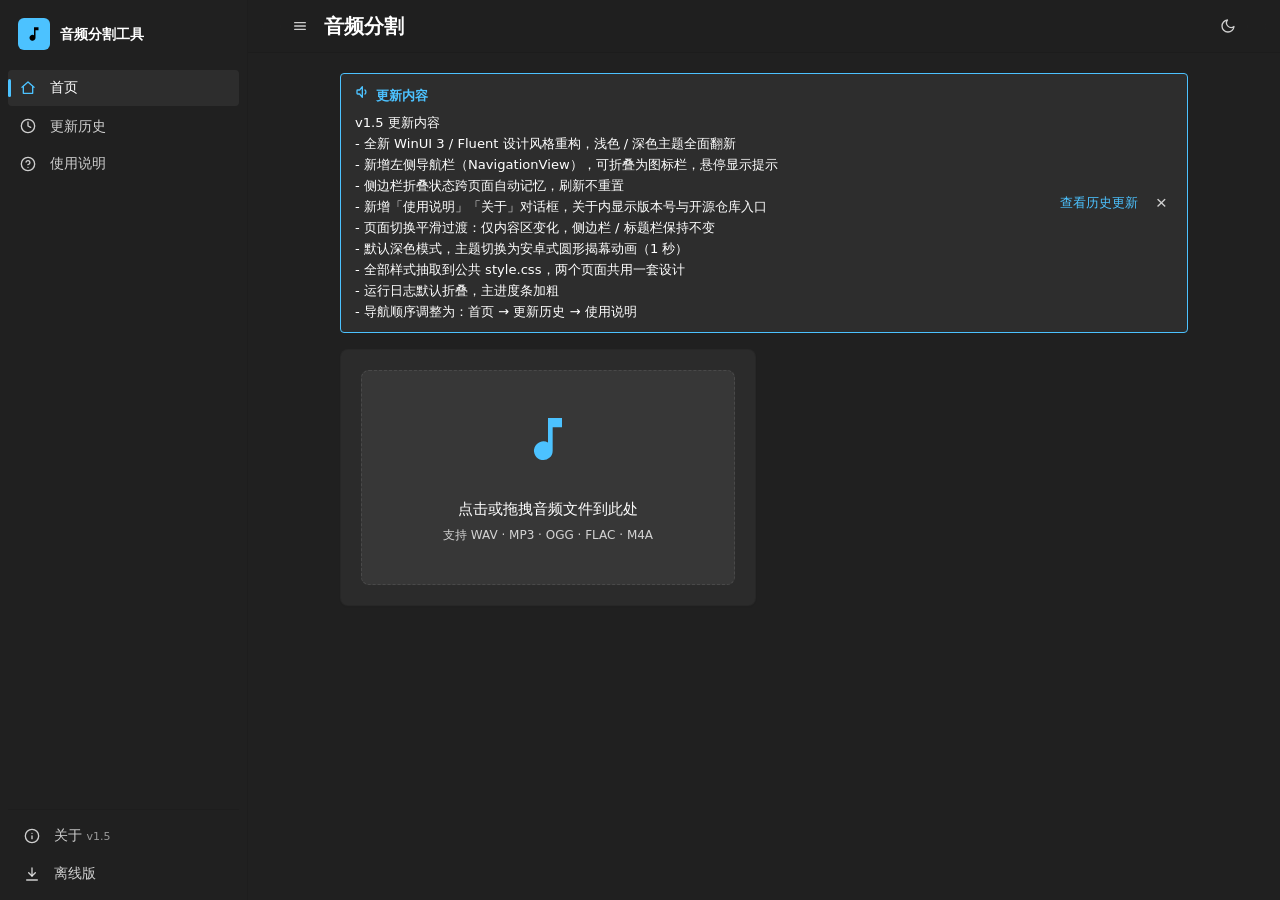
<file: index.html>
<!DOCTYPE html>
<html lang="zh-CN">
<head>
<meta charset="UTF-8">
<meta name="viewport" content="width=device-width, initial-scale=1.0, maximum-scale=1, user-scalable=no, viewport-fit=cover">
<title>音频分割工具</title>
<link rel="icon" href="data:image/svg+xml,<svg xmlns='http://www.w3.org/2000/svg' viewBox='0 0 24 24'><path fill='%230067c0' d='M4 12a8 8 0 1 1 16 0h-1a2 2 0 0 0-2 2v3a2 2 0 0 0 2 2h1a2 2 0 0 0 2-2v-5a10 10 0 0 0-20 0v5a2 2 0 0 0 2 2h1a2 2 0 0 0 2-2v-3a2 2 0 0 0-2-2z'/></svg>">
<script>
(function(){ try { if (sessionStorage.getItem('navAnimate') === '1') { sessionStorage.removeItem('navAnimate'); document.documentElement.className += ' page-in'; } } catch(e){} })();
</script>
<link rel="stylesheet" href="style.css">
</head>
<body class="page-app">

<div class="nav-scrim" id="navScrim"></div>
<div class="nav-view">
<nav class="nav-pane" id="navPane">
  <div class="nav-app">
    <div class="app-icon"><svg viewBox="0 0 24 24" width="18" height="18" fill="currentColor" aria-hidden="true"><path d="M12 3v10.55A4 4 0 1 0 14 17V7h4V3z"/></svg></div>
    <div class="nav-title">音频分割工具</div>
  </div>
  <div class="nav-items">
    <button type="button" class="nav-item active" data-nav="home" data-action="home" data-tip="首页">
      <span class="nav-ic"><svg viewBox="0 0 24 24" fill="none" stroke="currentColor" stroke-width="2" stroke-linecap="round" stroke-linejoin="round" aria-hidden="true"><path d="M3 11l9-8 9 8"/><path d="M5 10v10h14V10"/></svg></span>
      <span class="nav-label">首页</span>
    </button>
    <a class="nav-item" href="update.html" data-tip="更新历史">
      <span class="nav-ic"><svg viewBox="0 0 24 24" fill="none" stroke="currentColor" stroke-width="2" stroke-linecap="round" stroke-linejoin="round" aria-hidden="true"><circle cx="12" cy="12" r="10"/><path d="M12 6v6l4 2"/></svg></span>
      <span class="nav-label">更新历史</span>
    </a>
    <button type="button" class="nav-item" data-nav="help" data-action="help" data-tip="使用说明">
      <span class="nav-ic"><svg viewBox="0 0 24 24" fill="none" stroke="currentColor" stroke-width="2" stroke-linecap="round" stroke-linejoin="round" aria-hidden="true"><circle cx="12" cy="12" r="10"/><path d="M9.09 9a3 3 0 0 1 5.83 1c0 2-3 3-3 3"/><path d="M12 17h.01"/></svg></span>
      <span class="nav-label">使用说明</span>
    </button>
  </div>
  <div class="nav-footer">
    <button type="button" class="nav-item" data-nav="about" data-action="about" data-tip="关于">
      <span class="nav-ic"><svg viewBox="0 0 24 24" fill="none" stroke="currentColor" stroke-width="2" stroke-linecap="round" stroke-linejoin="round" aria-hidden="true"><circle cx="12" cy="12" r="10"/><path d="M12 16v-4"/><path d="M12 8h.01"/></svg></span>
      <span class="nav-label">关于 <span class="nav-version" id="navAboutVer"></span></span>
    </button>
    <button type="button" class="nav-item" data-action="download" data-tip="离线版">
      <span class="nav-ic"><svg viewBox="0 0 24 24" fill="none" stroke="currentColor" stroke-width="2" stroke-linecap="round" stroke-linejoin="round" aria-hidden="true"><path d="M12 3v12"/><path d="M7 10l5 5 5-5"/><path d="M4 21h16"/></svg></span>
      <span class="nav-label">离线版</span>
    </button>
  </div>
</nav>
<div class="nav-content">
  <div class="title-bar">
    <button type="button" class="icon-btn" id="paneToggle" title="展开 / 收起导航">
      <svg viewBox="0 0 24 24" width="18" height="18" fill="none" stroke="currentColor" stroke-width="2" stroke-linecap="round" stroke-linejoin="round" aria-hidden="true"><path d="M4 7h16M4 12h16M4 17h16"/></svg>
    </button>
    <h2 class="page-title">音频分割</h2>
    <button class="icon-btn theme-btn" id="themeBtn" title="切换主题">
      <svg viewBox="0 0 24 24" width="18" height="18" fill="none" stroke="currentColor" stroke-width="2" stroke-linecap="round" stroke-linejoin="round" aria-hidden="true"><circle cx="12" cy="12" r="5"/><path d="M12 1v2M12 21v2M4.2 4.2l1.4 1.4M18.4 18.4l1.4 1.4M1 12h2M21 12h2M4.2 19.8l1.4-1.4M18.4 5.6l1.4-1.4"/></svg>
    </button>
  </div>
  <div class="container">
  <div id="updateBanner" class="update-banner"><div class="update-banner-inner"></div></div>

<div class="main-row">
  <div class="col-left">
    <div class="card">
      <div class="upload-zone" id="uploadZone">
        <div class="icon"><svg viewBox="0 0 24 24" width="56" height="56" fill="currentColor" aria-hidden="true"><path d="M12 3v10.55A4 4 0 1 0 14 17V7h4V3z"/></svg></div>
        <div class="text">点击或拖拽音频文件到此处</div>
        <div class="hint">支持 WAV · MP3 · OGG · FLAC · M4A</div>
        <input type="file" id="fileInput" accept="audio/*">
      </div>
      <div class="file-info" id="fileInfo">
        <span class="name" id="fileName"></span>
        <span class="size" id="fileSize"></span>
        <span class="duration" id="fileDuration"></span>
        <button class="remove-btn" id="removeBtn" title="移除文件">&times;</button>
      </div>
    </div>
  </div>
  <div class="col-right">
    <div class="card hidden" id="paramsCard">
      <div class="params-grid">
        <div class="param">
          <div class="param-header">
            <label for="minSilence">最小静音长度</label>
            <span class="value" id="minSilenceVal">3000 ms</span>
          </div>
          <input type="range" id="minSilence" min="200" max="5000" value="3000" step="100">
        </div>
        <div class="param">
          <div class="param-header">
            <label for="silenceThresh">静音阈值</label>
            <span class="value" id="silenceThreshVal">-40 dB</span>
          </div>
          <input type="range" id="silenceThresh" min="-70" max="-10" value="-40" step="1">
        </div>
        <div class="param">
          <div class="param-header">
            <label for="keepSilence">保留静音</label>
            <span class="value" id="keepSilenceVal">200 ms</span>
          </div>
          <input type="range" id="keepSilence" min="0" max="500" value="200" step="10">
        </div>

      </div>
    </div>

    <div class="card hidden" id="controlsCard">
      <div class="controls">
        <button class="btn btn-primary" id="startBtn"><svg viewBox="0 0 24 24" width="16" height="16" fill="currentColor" aria-hidden="true"><path d="M8 5v14l11-7z"/></svg> 开始分割</button>
        <button class="btn btn-danger" id="cancelBtn" disabled><svg viewBox="0 0 24 24" width="16" height="16" fill="currentColor" aria-hidden="true"><path d="M6 6h12v12H6z"/></svg> 取消</button>
      </div>
    </div>
  </div>
</div>

<div class="card progress-section" id="progressSection">
  <div class="progress-top">
    <div style="display:flex;align-items:center;gap:6px">
      <button type="button" class="log-toggle" id="logToggle" title="显示/隐藏运行日志">▶ 日志</button>
      <button type="button" class="log-copy" id="logCopy" title="复制全部日志">复制</button>
    </div>
    <span class="pct" id="progressPct">0%</span>
  </div>
  <div class="progress-bar-wrap">
    <div class="progress-bar-fill" id="progressFill"></div>
  </div>
  <div class="status-text" id="statusText">准备就绪</div>
  <div class="log-box" id="logBox"></div>
</div>

<div class="card results-section" id="resultsSection">
  <div class="results-header">
    <div>
      <h2>分割结果</h2>
      <div class="results-summary" id="resultsSummary"></div>
    </div>
    <label class="wave-toggle">
      <input type="checkbox" id="waveToggle"> 波形图
    </label>
  </div>
  <div id="resultsList"></div>
  <div class="download-all-wrap" id="downloadAllWrap">
    <button class="btn btn-success" id="downloadAllBtn"><svg viewBox="0 0 24 24" width="16" height="16" fill="none" stroke="currentColor" stroke-width="2" stroke-linecap="round" stroke-linejoin="round" aria-hidden="true"><path d="M21 8l-9-5-9 5v8l9 5 9-5z"/><path d="M3 8l9 5 9-5"/><path d="M12 13v8"/></svg> 下载全部 (ZIP)</button>
  </div>
</div>

  </div>
</div>
</div>

<div class="dialog-overlay" id="helpDialog" role="dialog" aria-modal="true" aria-label="使用说明">
  <div class="dialog">
    <div class="dialog-title">使用说明</div>
    <div class="dialog-content">
      <p>纯前端音频分割工具，基于静音检测自动切割，音频文件不会上传到服务器。</p>
      <ul>
        <li>拖拽或点击上传音频，支持 MP3、WAV、OGG、FLAC、M4A</li>
        <li>调整静音参数：最小静音长度、静音阈值、保留静音</li>
        <li>点击「开始分割」，实时查看处理进度与日志</li>
        <li>在线试听每个片段，或单独下载 / 一键打包 ZIP</li>
        <li>「波形图」开关可预览片段波形；右上角切换深色 / 浅色主题</li>
        <li>空格键快速播放 / 暂停第一段，Esc 停止播放</li>
      </ul>
    </div>
    <div class="dialog-actions">
      <button class="btn btn-accent" id="helpCloseBtn">关闭</button>
    </div>
  </div>
</div>

<div class="dialog-overlay" id="aboutDialog" role="dialog" aria-modal="true" aria-label="关于">
  <div class="dialog">
    <div class="dialog-title">关于</div>
    <div class="dialog-content">
      <div class="about-app">
        <div class="about-icon"><svg viewBox="0 0 24 24" width="24" height="24" fill="currentColor" aria-hidden="true"><path d="M12 3v10.55A4 4 0 1 0 14 17V7h4V3z"/></svg></div>
        <div>
          <div class="about-name">音频分割工具</div>
          <div class="about-desc">纯前端音频分割工具，基于静音检测自动切割，音频文件不会上传到服务器。</div>
          <div class="about-version" id="aboutVer"></div>
        </div>
      </div>
      <div class="about-contact">
        <span>开源仓库</span>
        <a class="about-github" href="https://github.com/BCMOJANG/English-segmentation" target="_blank" rel="noopener" title="GitHub">
          <svg viewBox="0 0 16 16" width="20" height="20" fill="currentColor" aria-hidden="true"><path d="M8 0C3.58 0 0 3.58 0 8c0 3.54 2.29 6.53 5.47 7.59.4.07.55-.17.55-.38 0-.19-.01-.82-.01-1.49-2.01.37-2.53-.49-2.69-.94-.09-.23-.48-.94-.82-1.13-.28-.15-.68-.52-.01-.53.63-.01 1.08.58 1.23.82.72 1.21 1.87.87 2.33.66.07-.52.28-.87.51-1.07-1.78-.2-3.64-.89-3.64-3.95 0-.87.31-1.59.82-2.15-.08-.2-.36-1.02.08-2.12 0 0 .67-.21 2.2.82.64-.18 1.32-.27 2-.27.68 0 1.36.09 2 .27 1.53-1.04 2.2-.82 2.2-.82.44 1.1.16 1.92.08 2.12.51.56.82 1.27.82 2.15 0 3.07-1.87 3.75-3.65 3.95.29.25.54.73.54 1.48 0 1.07-.01 1.93-.01 2.2 0 .21.15.46.55.38A8.013 8.013 0 0016 8c0-4.42-3.58-8-8-8z"/></svg>
        </a>
      </div>
    </div>
    <div class="dialog-actions">
      <button class="btn btn-accent" id="aboutCloseBtn">关闭</button>
    </div>
  </div>
</div>

<script>
// =========================================================================
//  Inline Web Worker - audio processing engine
// =========================================================================
var WORKER_CODE = [
'var cancelled=false;',
'function pt(t,d){self.postMessage(Object.assign({type:t},d))}',
'var _lp=0;function _sp(p){var n=Date.now();if(n-_lp<80&&p<100)return;_lp=n;pt("progress",{pct:p})}',
'function a2dB(v){return 20*Math.log10(Math.max(v,1e-15))}',
'function encWAV(samples,sampleRate){',
'var len=samples.length,byteLen=len*2,buf=new ArrayBuffer(44+byteLen),v=new DataView(buf);',
'function ws(o,s){for(var i=0;i<s.length;i++)v.setUint8(o+i,s.charCodeAt(i))}',
'ws(0,"RIFF");v.setUint32(4,36+byteLen,true);ws(8,"WAVE");ws(12,"fmt ");',
'v.setUint32(16,16,true);v.setUint16(20,1,true);v.setUint16(22,1,true);',
'v.setUint32(24,sampleRate,true);v.setUint32(28,sampleRate*2,true);',
'v.setUint16(32,2,true);v.setUint16(34,16,true);ws(36,"data");v.setUint32(40,byteLen,true);',
'var i16=new Int16Array(buf,44,len);',
'for(var i=0;i<len;i++){var s=Math.max(-1,Math.min(1,samples[i]));i16[i]=s<0?s*32768:s*32767;if((i&0x3fff)===0&&cancelled)return null}',
'return buf}',

'var crcT;(function(){crcT=new Uint32Array(256);for(var i=0;i<256;i++){var c=i;for(var j=0;j<8;j++)c=c&1?0xedb88320^(c>>>1):c>>>1;crcT[i]=c}})();',
'function crc32(d){var c=0xffffffff;for(var i=0;i<d.length;i++)c=crcT[(c^d[i])&0xff]^(c>>>8);return(c^0xffffffff)>>>0}',
'function mkZIP(files){',
'var parts=[],offset=0,central=[],enc=new TextEncoder();',
'for(var fi=0;fi<files.length;fi++){',
'var f=files[fi],nb=enc.encode(f.name),raw=new Uint8Array(f.data),crc=crc32(raw),sz=raw.length;',
'var h=new ArrayBuffer(30+nb.length),v=new DataView(h);',
'v.setUint32(0,0x04034b50,true);v.setUint16(4,20,true);v.setUint16(6,0x0800,true);',
'v.setUint16(8,0,true);v.setUint16(10,0,true);v.setUint16(12,0,true);',
'v.setUint32(14,crc,true);v.setUint32(18,sz,true);v.setUint32(22,sz,true);',
'v.setUint16(26,nb.length,true);v.setUint16(28,0,true);',
'for(var i=0;i<nb.length;i++)v.setUint8(30+i,nb[i]);',
'parts.push(h,raw);central.push({nb:nb,crc:crc,sz:sz,off:offset});offset+=h.byteLength+sz}',
'var cdS=central.reduce(function(s,e){return s+46+e.nb.length},0),cdB=new ArrayBuffer(cdS),cd=new DataView(cdB),cdP=0;',
'for(var i=0;i<central.length;i++){var e=central[i];',
'cd.setUint32(cdP,0x02014b50,true);cd.setUint16(cdP+4,20,true);cd.setUint16(cdP+6,20,true);',
'cd.setUint16(cdP+8,0x0800,true);cd.setUint16(cdP+10,0,true);cd.setUint16(cdP+12,0,true);',
'cd.setUint16(cdP+14,0,true);cd.setUint32(cdP+16,e.crc,true);',
'cd.setUint32(cdP+20,e.sz,true);cd.setUint32(cdP+24,e.sz,true);',
'cd.setUint16(cdP+28,e.nb.length,true);cd.setUint16(cdP+30,0,true);',
'cd.setUint16(cdP+32,0,true);cd.setUint16(cdP+34,0,true);cd.setUint16(cdP+36,0,true);',
'cd.setUint32(cdP+38,0,true);cd.setUint32(cdP+42,e.off,true);',
'for(var j=0;j<e.nb.length;j++)cd.setUint8(cdP+46+j,e.nb[j]);cdP+=46+e.nb.length}',
'var eocd=new ArrayBuffer(22);var e=new DataView(eocd);',
'e.setUint32(0,0x06054b50,true);e.setUint16(4,0,true);e.setUint16(6,0,true);',
'e.setUint16(8,central.length,true);e.setUint16(10,central.length,true);',
'e.setUint32(12,cdS,true);e.setUint32(16,offset,true);e.setUint16(20,0,true);',
'parts.push(cdB,eocd);',
'var ts=parts.reduce(function(s,p){return s+p.byteLength},0),fb=new Uint8Array(ts),p=0;',
'for(var i=0;i<parts.length;i++){fb.set(new Uint8Array(parts[i]),p);p+=parts[i].byteLength}',
'return fb.buffer}',
'function anaFrames(samples,fs){',
'var frames=[],total=samples.length;',
'for(var i=0;i<total;i+=fs){var end=Math.min(i+fs,total),sum=0;for(var j=i;j<end;j++)sum+=samples[j]*samples[j];',
'frames.push({start:i,end:end,rms:Math.sqrt(sum/(end-i)),dB:a2dB(Math.sqrt(sum/(end-i)))});',
'if((frames.length&0xff)===0&&cancelled)return null}',
'return frames}',
'function findSilence(frames,fs,sr,minMs,thresh,total){',
'var thr=Math.pow(10,thresh/20),minF=Math.ceil((minMs/1000*sr)/fs),runs=[],sil=false,rs=0;',
'for(var i=0;i<frames.length;i++){var isSil=frames[i].rms<=thr;',
'if(isSil){if(!sil){sil=true;rs=i}}else{if(sil){if(i-rs>=minF)runs.push({sf:rs,ef:i,ss:rs*fs,es:Math.min(i*fs,total)});sil=false}}',
'if((i&0xff)===0&&cancelled)return null}',
'if(sil&&frames.length-rs>=minF)runs.push({sf:rs,ef:frames.length,ss:rs*fs,es:total});',
'return runs}',
'function extractSeg(samples,runs,keep){',
'var segs=[],last=0;',
'for(var i=0;i<runs.length;i++){var r=runs[i];if(r.ss>last){var st=Math.max(0,last-keep),en=Math.min(samples.length,r.ss+keep);if(en>st)segs.push(samples.slice(st,en))}last=r.es}',
'if(last<samples.length){var en=Math.min(samples.length,last+keep);segs.push(samples.slice(last,en))}',
'return segs}',
'self.onmessage=function(e){',
'var msg=e.data;',
'if(msg.type==="cancel"){cancelled=true;return}',
'if(msg.type==="zip"){var zip=mkZIP(msg.files);pt("zipdone",{zipData:zip});return}',
'if(msg.type==="process"){',
'cancelled=false;var samples=new Float32Array(msg.audioData);var sr=msg.sampleRate;var ch=msg.channels;var bn=msg.baseName;var p=msg.params;',
'var dur=samples.length/sr;var fs=Math.floor(sr*0.01);',
'pt("log",{msg:"音频信息: 时长 "+dur.toFixed(2)+"秒, 采样率 "+sr+"Hz, 采样数 "+samples.length+", 帧长 10ms"});_sp(5);',
'var frames=anaFrames(samples,fs);if(!frames||cancelled){pt("log",{msg:"处理已取消",level:"warn"});pt("complete",{segments:[]});return}',
'var _mn=99,_mx=-99;for(var _fi=0;_fi<frames.length;_fi++){var _db=frames[_fi].dB;if(_db<_mn)_mn=_db;if(_db>_mx)_mx=_db}',
'pt("log",{msg:"帧统计: 共 "+frames.length+" 帧, 电平范围 "+_mx.toFixed(1)+"dB ~ "+_mn.toFixed(1)+"dB"});',
'_sp(20);',
'var thr=Math.pow(10,p.silenceThresh/20),minF=Math.ceil((p.minSilenceLen/1000*sr)/fs);',
'pt("log",{msg:"静音参数: 阈值 "+p.silenceThresh+"dB (线性 "+thr.toFixed(4)+"), 需连续静音 "+p.minSilenceLen+"ms ("+minF+"帧), 保留静音 "+p.keepSilence+"ms"});',
'var runs=findSilence(frames,fs,sr,p.minSilenceLen,p.silenceThresh,samples.length);',
'if(!runs||cancelled){pt("log",{msg:"处理已取消",level:"warn"});pt("complete",{segments:[]});return}',
'var _silTot=0;for(var _ri=0;_ri<runs.length;_ri++)_silTot+=runs[_ri].es-runs[_ri].ss;',
'pt("log",{msg:"检测到 "+runs.length+" 个静音段, 覆盖 "+(_silTot/sr).toFixed(2)+"秒 ("+Math.round(_silTot/samples.length*1000)/10+"% 时长)"});_sp(25);',
'if(runs.length===0)pt("log",{msg:"未检测到足够的静音段，请尝试降低阈值或减小最小静音长度",level:"warn"});',
'var keep=Math.floor(sr*p.keepSilence/1000);var raw=extractSeg(samples,runs,keep);',
'pt("log",{msg:"共 "+raw.length+" 个候选片段，正在编码..."});_sp(30);',
'var minSeg=sr,res=[],ext=".wav",_skip=0,_totDur=0;',
'for(var i=0;i<raw.length;i++){',
'if(cancelled){pt("log",{msg:"处理已取消",level:"warn"});pt("complete",{segments:[]});return}',
'var seg=raw[i];if(seg.length<minSeg){_skip++;pt("log",{msg:"跳过短片段 "+(i+1)+" ("+(seg.length/sr).toFixed(2)+"秒 < 1秒)",level:"warn"});continue}',
'var segDur=seg.length/sr;var segName=bn+"-"+String(i+1).padStart(2,"0")+ext;',
'var segStart=Math.max(0,(i===0?0:runs[i-1].es-keep)/sr);',
'var pct=30+((i+1)/raw.length)*65;var data=encWAV(seg,sr);if(!data){pt("complete",{segments:[]});return}',
'res.push({index:i+1,name:segName,duration:segDur,size:data.byteLength,data:data,samples:seg.buffer});',
'_totDur+=segDur;',
'pt("log",{msg:"片段 "+(i+1)+"/"+raw.length+": "+segName+" ("+segDur.toFixed(2)+"秒, 源位置 "+segStart.toFixed(2)+"s~"+(segStart+segDur).toFixed(2)+"s, "+(data.byteLength/1024).toFixed(1)+"KB)"});_sp(Math.min(Math.round(pct),99))}',
'if(_skip>0)pt("log",{msg:"已丢弃 "+_skip+" 个短片段（小于 1 秒）",level:"warn"});',
'_sp(100);pt("log",{msg:"处理完成，共生成 "+res.length+" 个音频片段，合计 "+_totDur.toFixed(2)+"秒",level:"success"});var _tr=[];for(var _i=0;_i<res.length;_i++){_tr.push(res[_i].data);_tr.push(res[_i].samples)}self.postMessage({type:"complete",segments:res},_tr)}}'
].join('\n');

// =========================================================================
//  Main Application
// =========================================================================

(function() {
  function block(e) { e.preventDefault(); }
  document.addEventListener('gesturestart', block);
  document.addEventListener('gesturechange', block);
  document.addEventListener('gestureend', block);
  document.addEventListener('touchmove', function(e) {
    if (e.touches.length > 1) e.preventDefault();
  }, { passive: false });
})();

window.addEventListener('error', function(e) {
  var loc = (e.filename ? ' (' + e.filename.split('/').pop() + ':' + e.lineno + ':' + e.colno + ')' : '');
  if (typeof addLog === 'function') addLog('全局错误: ' + (e.message || '未知错误') + loc, 'error');
});
window.addEventListener('unhandledrejection', function(e) {
  var r = e.reason;
  if (r && /transition/i.test(r.message || '')) {
    if (e.preventDefault) e.preventDefault();
    return;
  }
  var msg = (r && (r.message || r)) || '未处理的 Promise 异常';
  if (typeof addLog === 'function') addLog('异步异常: ' + msg, 'error');
});

var worker = null;
var results = [];
var isProcessing = false;
var baseName = 'audio';
var playbackPositions = {};
var _decTimer = null;
var _showWaveforms = false;
var APP_VERSION_STR = 'v1.5';

var ICONS = {
  play: '<svg viewBox="0 0 24 24" width="16" height="16" fill="currentColor" aria-hidden="true"><path d="M8 5v14l11-7z"/></svg>',
  pause: '<svg viewBox="0 0 24 24" width="16" height="16" fill="currentColor" aria-hidden="true"><path d="M6 5h4v14H6zM14 5h4v14h-4z"/></svg>',
  stop: '<svg viewBox="0 0 24 24" width="16" height="16" fill="currentColor" aria-hidden="true"><path d="M6 6h12v12H6z"/></svg>',
  dl: '<svg viewBox="0 0 24 24" width="16" height="16" fill="none" stroke="currentColor" stroke-width="2" stroke-linecap="round" stroke-linejoin="round" aria-hidden="true"><path d="M12 3v12"/><path d="M7 10l5 5 5-5"/><path d="M4 21h16"/></svg>',
  sun: '<svg viewBox="0 0 24 24" width="18" height="18" fill="none" stroke="currentColor" stroke-width="2" stroke-linecap="round" stroke-linejoin="round" aria-hidden="true"><circle cx="12" cy="12" r="5"/><path d="M12 1v2M12 21v2M4.2 4.2l1.4 1.4M18.4 18.4l1.4 1.4M1 12h2M21 12h2M4.2 19.8l1.4-1.4M18.4 5.6l1.4-1.4"/></svg>',
  moon: '<svg viewBox="0 0 24 24" width="18" height="18" fill="none" stroke="currentColor" stroke-width="2" stroke-linecap="round" stroke-linejoin="round" aria-hidden="true"><path d="M21 12.8A9 9 0 1 1 11.2 3a7 7 0 0 0 9.8 9.8z"/></svg>',
  note: '<svg viewBox="0 0 24 24" width="56" height="56" fill="currentColor" aria-hidden="true"><path d="M12 3v10.55A4 4 0 1 0 14 17V7h4V3z"/></svg>',
  zip: '<svg viewBox="0 0 24 24" width="16" height="16" fill="none" stroke="currentColor" stroke-width="2" stroke-linecap="round" stroke-linejoin="round" aria-hidden="true"><path d="M21 8l-9-5-9 5v8l9 5 9-5z"/><path d="M3 8l9 5 9-5"/><path d="M12 13v8"/></svg>',
  mega: '<svg viewBox="0 0 24 24" width="16" height="16" fill="none" stroke="currentColor" stroke-width="2" stroke-linecap="round" stroke-linejoin="round" aria-hidden="true"><path d="M3 10v4a1 1 0 0 0 1 1h3l4 5V4L7 9H4a1 1 0 0 0-1 1z"/><path d="M15 9a4 4 0 0 1 0 6"/></svg>',
  spin: '<svg viewBox="0 0 24 24" width="16" height="16" fill="none" stroke="currentColor" stroke-width="2.5" stroke-linecap="round" stroke-linejoin="round" aria-hidden="true"><path d="M21 12a9 9 0 1 1-6.22-8.56"/></svg>',
  warn: '<svg viewBox="0 0 24 24" width="16" height="16" fill="none" stroke="currentColor" stroke-width="2" stroke-linecap="round" stroke-linejoin="round" aria-hidden="true"><path d="M10.29 3.86 1.82 18a2 2 0 0 0 1.71 3h16.94a2 2 0 0 0 1.71-3L13.71 3.86a2 2 0 0 0-3.42 0z"/><path d="M12 9v4"/><path d="M12 17h.01"/></svg>'
};

var HISTORY_LINK = '<a class="update-link" href="update.html" target="_blank" rel="noopener" title="查看历史更新">查看历史更新</a>';

var pb = {
  ctx: null, index: -1, source: null, startTime: 0, offset: 0,
  duration: 0, playing: false, paused: false, btn: null,
  progRow: null, progFill: null, progCur: null, progTotal: null, timerId: null
};

var dragState = {
  active: false,
  cardIndex: -1,
  wasPlaying: false,
  playBtn: null,
  offset: 0,
  duration: 0,
  startX: 0,
  startOffset: 0,
  progBar: null,
  progFill: null,
  progCur: null,
  barRect: null
};

function $(id) { return document.getElementById(id); }

function cmpVer(a, b) {
  var pa = a.replace(/^v/i, '').split('.');
  var pb = b.replace(/^v/i, '').split('.');
  for (var i = 0; i < Math.max(pa.length, pb.length); i++) {
    var na = parseInt(pa[i] || '0');
    var nb = parseInt(pb[i] || '0');
    if (na > nb) return 1;
    if (na < nb) return -1;
  }
  return 0;
}

function showUpdat(text, ver) {
  if (!text) return;
  var banner = $('updateBanner');
  var inner = banner.querySelector('.update-banner-inner');
  inner.innerHTML =
    '<div class="update-info"><strong>' + ICONS.mega + ' 更新内容</strong>' +
    '<div style="margin-top:6px;font-size:.82rem;line-height:1.6;white-space:pre-wrap">' + escHtml(text) + '</div></div>' +
    HISTORY_LINK +
    '<button class="close-btn" id="updateCloseBtn">&times;</button>';
  banner.classList.add('show');
  $('updateCloseBtn').addEventListener('click', function() {
    banner.classList.remove('show');
    if (ver) localStorage.setItem('dismissedVersion', ver);
  });
}

function checkUpdate() {
  Promise.all([
    fetch('https://bcmojang.github.io/English-segmentation/update.txt', { cache: 'no-cache' })
      .then(function(r) { if (!r.ok) throw new Error(); return r.text(); })
      .catch(function() { return ''; }),
    fetch('https://bcmojang.github.io/English-segmentation/version.txt', { cache: 'no-cache' })
      .then(function(r) { if (!r.ok) throw new Error('HTTP ' + r.status); return r.text(); })
  ])
    .then(function(results) {
      var updatText = results[0];
      var text = results[1];
      var remoteVer = text.trim().replace(/^version\s*=\s*/i, '').trim();
      if (localStorage.getItem('dismissedVersion') === remoteVer) return;
      if (cmpVer(remoteVer, APP_VERSION_STR) <= 0) {
        if (updatText) showUpdat(updatText, remoteVer);
        return;
      }
      var banner = $('updateBanner');
      var inner = banner.querySelector('.update-banner-inner');
      var updatHtml = updatText ? '<div style="margin-top:8px;padding-top:8px;border-top:1px solid var(--border);font-size:.82rem;line-height:1.6;white-space:pre-wrap">' + escHtml(updatText) + '</div>' : '';
      inner.innerHTML =
        '<div class="update-info"><strong>' + ICONS.mega + ' 有新版本可用 (' + escHtml(remoteVer) + ')</strong>' +
        '<div style="margin-top:4px;font-size:.82rem;line-height:1.6;white-space:pre-wrap">本地版本: ' + escHtml(APP_VERSION_STR) + '</div>' + updatHtml + '</div>' +
        HISTORY_LINK +
        '<button class="update-link" id="updateDownloadBtn">点击下载最新版</button>' +
        '<button class="close-btn" id="updateCloseBtn">&times;</button>';
      banner.classList.add('show');
      $('updateDownloadBtn').addEventListener('click', function() {
        var btn = this;
        btn.innerHTML = ICONS.spin + ' 下载中...';
        btn.disabled = true;
        fetch('https://raw.githubusercontent.com/BCMOJANG/English-segmentation/main/index.html', { cache: 'no-cache' })
          .then(function(r) { return r.text(); })
          .then(function(html) {
            var blob = new Blob([html], { type: 'text/html;charset=utf-8' });
            var url = URL.createObjectURL(blob);
            var a = document.createElement('a');
            a.href = url;
            a.download = '音频分割工具.html';
            document.body.appendChild(a);
            a.click();
            a.remove();
            setTimeout(function() { URL.revokeObjectURL(url); }, 60000);
            btn.textContent = '点击下载最新版';
            btn.disabled = false;
          })
          .catch(function() {
            btn.textContent = '点击下载最新版';
            btn.disabled = false;
            addLog('下载失败，请稍后重试', 'error');
          });
      });
      $('updateCloseBtn').addEventListener('click', function() {
        banner.classList.remove('show');
        localStorage.setItem('dismissedVersion', remoteVer);
      });
    })
    .catch(function(err) {
      addLog('检查更新失败: ' + (err && err.message ? err.message : err), 'error');
      var banner = $('updateBanner');
      var inner = banner.querySelector('.update-banner-inner');
      inner.innerHTML =
        '<div class="update-info"><strong>' + ICONS.warn + ' 检查更新失败</strong>' +
        '<div style="margin-top:4px;font-size:.78rem;color:var(--text2)">网络异常，请稍后重试</div></div>' +
        HISTORY_LINK +
        '<button class="close-btn" id="updateCloseBtn">&times;</button>';
      banner.classList.add('show');
      $('updateCloseBtn').addEventListener('click', function() {
        banner.classList.remove('show');
      });
    });
}

function setProgress(pct) {
  $('progressFill').style.width = pct + '%';
  $('progressPct').textContent = Math.round(pct) + '%';
}

function initWorker() {
  if (worker) { try { worker.terminate(); } catch(e) {} worker = null; }
  try {
    var blob = new Blob([WORKER_CODE], { type: 'application/javascript' });
    worker = new Worker(URL.createObjectURL(blob));
    worker.onerror = function(e) {
      var loc = '';
      if (e.filename) loc = ' (' + e.filename.split('/').pop() + ':' + (e.lineno || '?') + ':' + (e.colno || '?') + ')';
      addLog('Worker 内部错误: ' + (e.message || '未知错误') + loc, 'error');
      e.preventDefault();
      isProcessing = false;
      $('startBtn').disabled = false;
      $('cancelBtn').disabled = true;
      $('progressFill').classList.remove('active');
      $('statusText').classList.remove('pulse');
    };
    worker.onmessageerror = function() {
      addLog('Worker 消息传输失败（文件可能过大）', 'error');
    };
  } catch (e) {
    addLog('无法创建 Web Worker，请使用更新版本的浏览器', 'error');
  }
}

function getPreferredTheme() {
  var saved = localStorage.getItem('theme');
  if (saved) return saved;
  try {
    var mq = window.matchMedia('(prefers-color-scheme: dark)');
    if (mq && mq.matches) return 'dark';
  } catch(e) {}
  return 'dark';
}

function applyTheme(theme) {
  document.documentElement.setAttribute('data-theme', theme);
  $('themeBtn').innerHTML = theme === 'dark' ? ICONS.moon : ICONS.sun;
  redrawWaveforms();
}

function setupTheme() {
  applyTheme(getPreferredTheme());

  // 监听系统主题变化（兼容 addListener / addEventListener）
  try {
    var mq = window.matchMedia('(prefers-color-scheme: dark)');
    var mqHandler = function(e) {
      if (!localStorage.getItem('theme')) {
        applyTheme(e.matches ? 'dark' : 'light');
      }
    };
    if (mq.addEventListener) {
      mq.addEventListener('change', mqHandler);
    } else if (mq.addListener) {
      mq.addListener(mqHandler);
    }
  } catch(e) {}
}

document.addEventListener('DOMContentLoaded', function() {
  setupTheme();
  checkUpdate();
  var _vb = $('versionBadge'); if (_vb) _vb.textContent = APP_VERSION_STR;
  document.addEventListener('contextmenu', function(e) { e.preventDefault(); });

  setupUpload();
  setupParams();
  setupLogToggle();
  $('themeBtn').addEventListener('click', function(e) { toggleTheme(e); });
  $('startBtn').addEventListener('click', startProcessing);
  $('cancelBtn').addEventListener('click', cancelProcessing);
  $('downloadAllBtn').addEventListener('click', downloadAll);
  var _dh = $('downloadHtmlBtn'); if (_dh) _dh.addEventListener('click', downloadHtmlPage);
  // 全局指针事件：用于进度条拖动
  document.addEventListener('pointermove', onPointerMove);
  document.addEventListener('pointerup', onPointerUp);
  document.addEventListener('pointercancel', onPointerUp);

  document.addEventListener('keydown', function(e) {
    if (e.target.tagName === 'INPUT' || e.target.tagName === 'SELECT') return;
    if (e.key === ' ' || e.code === 'Space') {
      e.preventDefault();
      if (results.length > 0) {
        var firstCard = document.querySelector('.result-card');
        if (firstCard) {
          var playBtn = firstCard.querySelector('.play-btn');
          if (playBtn) togglePlay(parseInt(playBtn.dataset.index), playBtn);
        }
      }
    }
    if (e.key === 'Escape') stopPlay();
    if (e.key === 'Enter' && !isProcessing && !$('startBtn').disabled) {
      startProcessing();
    }
  });
});

function toggleTheme(e) {
  var x = e.clientX, y = e.clientY;
  document.documentElement.style.setProperty('--click-x', x + 'px');
  document.documentElement.style.setProperty('--click-y', y + 'px');
  var current = document.documentElement.getAttribute('data-theme');
  var next = current === 'dark' ? 'light' : 'dark';
  localStorage.setItem('theme', next);
  var applied = false;
  function doApply() { if (!applied) { applied = true; applyTheme(next); } }
  if (document.startViewTransition) {
    try {
      var tr = document.startViewTransition(doApply);
      if (tr && tr.finished && tr.finished.catch) tr.finished.catch(function() {});
    } catch(err) {
      doApply();
    }
  } else {
    doApply();
  }
}

function setupUpload() {
  var zone = $('uploadZone');
  var input = $('fileInput');

  zone.addEventListener('click', function() { input.click(); });

  zone.addEventListener('dragover', function(e) {
    e.preventDefault();
    zone.classList.add('dragover');
  });
  zone.addEventListener('dragleave', function() { zone.classList.remove('dragover'); });
  zone.addEventListener('drop', function(e) {
    e.preventDefault();
    zone.classList.remove('dragover');
    if (e.dataTransfer.files.length) handleFile(e.dataTransfer.files[0]);
  });

  input.addEventListener('change', function() {
    if (input.files.length) handleFile(input.files[0]);
  });

  $('removeBtn').addEventListener('click', removeFile);
}

function setupParams() {
  ['minSilence', 'silenceThresh', 'keepSilence'].forEach(function(id) {
    $(id).addEventListener('input', function() { updateParam(id); });
  });
}

function setupLogToggle() {
  var box = $('logBox');
  var btn = $('logToggle');
  var open = false;
  function apply() {
    box.classList.toggle('show', open);
    btn.classList.toggle('on', open);
    btn.innerHTML = (open ? '▼' : '▶') + ' 日志';
    try { localStorage.setItem('logOpen', open ? '1' : '0'); } catch(e) {}
  }
  apply();
  btn.addEventListener('click', function() {
    open = !open;
    apply();
    if (open) box.scrollTop = box.scrollHeight;
  });

  var copyBtn = $('logCopy');
  if (copyBtn) {
    copyBtn.addEventListener('click', function() {
      var text = box.textContent;
      if (!text) { addLog('日志为空，无可复制内容', 'warn'); return; }
      function done(ok) {
        copyBtn.textContent = ok ? '已复制' : '复制失败';
        copyBtn.style.color = ok ? 'var(--success)' : 'var(--danger)';
        setTimeout(function() {
          copyBtn.textContent = '复制';
          copyBtn.style.color = '';
        }, 1500);
      }
      if (navigator.clipboard && navigator.clipboard.writeText) {
        navigator.clipboard.writeText(text).then(function() { done(true); })
          .catch(function() { legacyCopy(text, done); });
      } else {
        legacyCopy(text, done);
      }
    });
  }
}

function legacyCopy(text, done) {
  var ta = document.createElement('textarea');
  ta.value = text;
  ta.style.position = 'fixed';
  ta.style.opacity = '0';
  document.body.appendChild(ta);
  ta.select();
  var ok = false;
  try { ok = document.execCommand('copy'); } catch(e) { ok = false; }
  ta.remove();
  done(ok);
}

function updateParam(id) {
  var el = $(id);
  var valEl = $(id + 'Val');
  if (id === 'minSilence') valEl.textContent = el.value + ' ms';
  else if (id === 'silenceThresh') valEl.textContent = el.value + ' dB';
  else if (id === 'keepSilence') valEl.textContent = el.value + ' ms';
  if (typeof fillSlider === 'function') fillSlider(el);
}

function handleFile(file) {
  if (!file.type.startsWith('audio/') && !file.name.match(/\.(mp3|wav|ogg|flac|m4a|aac|wma)$/i)) {
    addLog('不支持的文件格式', 'error');
    return;
  }

  if (file.size > 500 * 1024 * 1024) {
    addLog('文件超过500MB，建议使用桌面版处理', 'error');
    return;
  }

  stopPlay();
  cleanupPrevious();

  $('fileInfo').classList.add('show');
  $('fileName').textContent = file.name;
  $('fileSize').textContent = formatSize(file.size);
  $('fileDuration').textContent = formatSize(file.size);

  $('paramsCard').classList.remove('hidden');
  $('controlsCard').classList.remove('hidden');
  $('startBtn').disabled = false;

  window.__pendingFile = file;
  addLog('已选择: ' + file.name + ' (' + formatSize(file.size) + ')', 'success');
}

function mixToMono(buf) {
  var ch = buf.numberOfChannels;
  var len = buf.length;
  var mono = new Float32Array(len);
  if (ch === 1) {
    mono.set(buf.getChannelData(0));
  } else {
    var chData = [];
    for (var i = 0; i < ch; i++) chData.push(buf.getChannelData(i));
    var invCh = 1 / ch;
    for (var j = 0; j < len; j++) {
      var s = 0;
      for (var i = 0; i < ch; i++) s += chData[i][j];
      mono[j] = s * invCh;
    }
  }
  return mono;
}

function cleanupPrevious() {
  window.__pendingFile = null;
  results.forEach(function(r) { if (r.url) URL.revokeObjectURL(r.url); });
  results = [];
  playbackPositions = {};
  if (worker) { worker.terminate(); worker = null; }
  isProcessing = false;
  _waveformCanvases = [];
  $('progressFill').classList.remove('active');
  $('statusText').classList.remove('pulse');
  $('resultsList').innerHTML = '';
  $('resultsSection').classList.remove('show');
  $('progressSection').classList.remove('show');
  $('fileInput').value = '';
}

function removeFile() {
  stopPlay();
  cleanupPrevious();
  $('fileInfo').classList.remove('show');
  $('paramsCard').classList.add('hidden');
  $('controlsCard').classList.add('hidden');
  clearLog();
}

function startProcessing() {
  if (isProcessing) return;
  var file = window.__pendingFile;
  if (!file) {
    addLog('请先选择音频文件', 'error');
    return;
  }

  isProcessing = true;
  $('startBtn').disabled = true;
  $('cancelBtn').disabled = false;

  cleanupResults();

  $('progressSection').classList.add('show');
  $('resultsSection').classList.remove('show');
  setProgress(0);
  $('progressFill').classList.add('active');
  $('statusText').textContent = '正在读取文件...';
  $('statusText').classList.add('pulse');
  clearLog();
  window.scrollTo({ top: document.body.scrollHeight, behavior: 'smooth' });

  var params = {
    minSilenceLen: parseInt($('minSilence').value),
    silenceThresh: parseInt($('silenceThresh').value),
    keepSilence: parseInt($('keepSilence').value)
  };

  var startTime = Date.now();
  logSystemInfo();
  addLog('========== 本次处理 ==========');
  addLog('文件: ' + file.name + ' (' + formatSize(file.size) + ')');
  addLog('参数: 最小静音长度=' + params.minSilenceLen + 'ms, 静音阈值=' + params.silenceThresh + 'dB, 保留静音=' + params.keepSilence + 'ms');

  if (!worker) { initWorker(); if (!worker) { addLog('Worker 初始化失败', 'error'); resetProcessing(); return; } }

  var readPromise = typeof file.arrayBuffer === 'function'
    ? file.arrayBuffer()
    : new Promise(function(resolve, reject) {
        var r = new FileReader();
        r.onload = function(e) { resolve(e.target.result); };
        r.onerror = function(e) { reject(e.target.error || '读取失败'); };
        r.readAsArrayBuffer(file);
      });

  readPromise.then(function(buf) {
    $('statusText').textContent = '正在解码音频 (' + formatSize(buf.byteLength) + ')...';
    setProgress(2);
    addLog('读取完成: ' + formatSize(buf.byteLength) + ', 耗时 ' + ((Date.now() - startTime) / 1000).toFixed(1) + 's');

    // 解码模拟 2% → 65%，解码完成后再从当前位置平滑到 70%（混音）
    var _estSec = Math.max(0.5, buf.byteLength / (1024 * 1024) * 2.25);
    var _decT0 = Date.now();
    _decTimer = setInterval(function() {
      var pct = (Date.now() - _decT0) / 1000 / _estSec;
      if (pct >= 1) { setProgress(65); clearInterval(_decTimer); _decTimer = null; }
      else { setProgress(2 + pct * 63); }
    }, 100);

    if (!pb.ctx) pb.ctx = new (window.AudioContext || window.webkitAudioContext)();
    var ctx = pb.ctx;
    if (ctx.state === 'suspended') ctx.resume();

    try {
      ctx.decodeAudioData(buf, function(audioBuffer) {
        clearInterval(_decTimer);
        var _decDoneT = Date.now();
        addLog('解码完成: ' + audioBuffer.numberOfChannels + ' 声道, 采样率 ' + audioBuffer.sampleRate + 'Hz, 解码耗时 ' + ((_decDoneT - startTime) / 1000).toFixed(1) + 's');
        // 从当前进度平滑过渡到 70%（混音完成）
        var _mixFrom = parseFloat($('progressFill').style.width) || 2;

        var sampleRate = audioBuffer.sampleRate;
        baseName = file.name.replace(/\.[^/.]+$/, '');

        $('statusText').textContent = '正在混合声道...';

        // 分块混音：每块处理后让浏览器重绘，进度条同步跟进
        setTimeout(function() {
          var __ch = audioBuffer.numberOfChannels;
          var __len = audioBuffer.length;
          var __mono = new Float32Array(__len);
          var __cd = [];
          for (var __i = 0; __i < __ch; __i++) __cd.push(audioBuffer.getChannelData(__i));
          var __inv = 1 / __ch;
          var __pos = 0;
          var __step = Math.ceil(__len / 20); // 分 20 块

          function __mix() {
            var end = Math.min(__pos + __step, __len);
            for (var j = __pos; j < end; j++) {
              var s = 0;
              for (var i = 0; i < __ch; i++) s += __cd[i][j];
              __mono[j] = s * __inv;
            }
            __pos = end;
            setProgress(_mixFrom + (__pos / __len) * (70 - _mixFrom));

            if (__pos < __len) {
              setTimeout(__mix, 0);
            } else {
              // 混音完成，继续后续处理
              var _mixDoneT = Date.now();
              addLog('已加载: ' + file.name + ' (' + formatDuration(audioBuffer.length / sampleRate) + ', ' + audioBuffer.numberOfChannels + ' 声道, ' + sampleRate + 'Hz, ' + formatSize(buf.byteLength) + '), 混音耗时 ' + ((_mixDoneT - _decDoneT) / 1000).toFixed(1) + 's', 'success');

              var handler = function(e) {
                var msg = e.data;
                switch (msg.type) {
                  case 'progress':
                    setProgress(70 + (msg.pct || 0) * 0.3);
                    break;
                  case 'log':
                    addLog(msg.msg, msg.level);
                    break;
                  case 'complete':
                    worker.removeEventListener('message', handler);
                    setProgress(100);
                    var elapsed = ((Date.now() - startTime) / 1000).toFixed(1);
                    isProcessing = false;
                    $('startBtn').disabled = false;
                    $('cancelBtn').disabled = true;
                    $('progressFill').classList.remove('active');
                    $('statusText').classList.remove('pulse');

                    var segs = msg.segments || [];
                    if (segs.length === 0) {
                      $('statusText').textContent = '未生成片段';
                      return;
                    }

                    results = segs.map(function(seg) {
                      var url = URL.createObjectURL(new Blob([seg.data], { type: 'audio/wav' }));
                      return {
                        index: seg.index, name: seg.name, duration: seg.duration, size: seg.size,
                        samples: new Float32Array(seg.samples), sampleRate: sampleRate,
                        data: seg.data, url: url, offset: 0
                      };
                    });

                    showResults(results);
                    $('statusText').textContent = '完成！共 ' + results.length + ' 个片段（耗时 ' + elapsed + ' 秒）';
                    addLog('实际耗时 ' + elapsed + ' 秒', 'success');
                    break;
                }
              };
              worker.addEventListener('message', handler);

              $('statusText').textContent = '正在处理...';
              worker.postMessage({ type: 'process', audioData: __mono.buffer, sampleRate: sampleRate, channels: 1, baseName: baseName, params: params }, [__mono.buffer]);
            }
          }
          __mix();
        }, 0);

      }, function(err) {
        clearInterval(_decTimer);
        resetProcessing();
        var msg = '解码失败，浏览器不支持此音频格式';
        if (err) { msg += ' (' + (err.message || err) + ')'; console.error('decodeAudioData error:', err); }
        msg += '。可尝试转换为 WAV 格式后重试';
        addLog(msg, 'error');
      });
    } catch (err) {
      clearInterval(_decTimer);
      resetProcessing();
      addLog('解码异常：' + (err.message || err), 'error');
    }
  }).catch(function(err) {
    resetProcessing();
    addLog('文件读取失败: ' + (err && err.message ? err.message : err), 'error');
  });
}

function resetProcessing() {
  if (_decTimer) { clearInterval(_decTimer); _decTimer = null; }
  isProcessing = false;
  $('startBtn').disabled = false;
  $('cancelBtn').disabled = true;
  $('progressFill').classList.remove('active');
  $('statusText').classList.remove('pulse');
}

function cancelProcessing() {
  if (worker) {
    worker.postMessage({ type: 'cancel' });
  }
  addLog('已取消', 'warn');
  resetProcessing();
}

function addLog(msg, level) {
  var box = $('logBox');
  var entry = document.createElement('div');
  entry.className = 'log-entry' + (level ? ' log-' + level : '');
  var time = new Date().toLocaleTimeString();
  entry.textContent = '[' + time + '] ' + msg;
  box.appendChild(entry);
  box.scrollTop = box.scrollHeight;
  if (level === 'error') {
    box.classList.add('show');
    var btn = $('logToggle');
    if (btn) { btn.classList.add('on'); btn.innerHTML = '▼ 日志'; }
    try { localStorage.setItem('logOpen', '1'); } catch(e) {}
  }
}

function clearLog() {
  $('logBox').innerHTML = '';
}

function detectBrowser() {
  var ua = navigator.userAgent;
  var m;
  if ((m = ua.match(/Edg\/([\d.]+)/))) return 'Edge ' + m[1];
  if ((m = ua.match(/OPR\/([\d.]+)/))) return 'Opera ' + m[1];
  if ((m = ua.match(/Chrome\/([\d.]+)/))) return 'Chrome ' + m[1];
  if ((m = ua.match(/Firefox\/([\d.]+)/))) return 'Firefox ' + m[1];
  if ((m = ua.match(/Version\/([\d.]+).*Safari/))) return 'Safari ' + m[1];
  if (/Safari/.test(ua)) return 'Safari';
  if ((m = ua.match(/MicroMessenger\/([\d.]+)/))) return '微信内置浏览器 ' + m[1];
  return '未知浏览器';
}

function detectOS() {
  var ua = navigator.userAgent;
  if (/Windows NT 10/.test(ua)) return 'Windows 10/11';
  if (/Windows NT 6\.1/.test(ua)) return 'Windows 7';
  if (/Windows NT 6\.3/.test(ua)) return 'Windows 8.1';
  if (/Mac OS X/.test(ua)) return 'macOS';
  if (/Android/.test(ua)) return 'Android';
  if (/iPhone|iPad|iPod/.test(ua)) return 'iOS';
  if (/Linux/.test(ua)) return 'Linux';
  return '未知系统';
}

function logSystemInfo() {
  var lines = [];
  lines.push('========== 系统信息 ==========');
  lines.push('应用版本: ' + APP_VERSION_STR);
  lines.push('浏览器: ' + detectBrowser());
  lines.push('操作系统: ' + detectOS());
  lines.push('屏幕: ' + window.screen.width + 'x' + window.screen.height + ', 像素比 ' + (window.devicePixelRatio || 1));
  lines.push('语言: ' + (navigator.language || '未知') + ', 在线: ' + (navigator.onLine ? '是' : '否'));
  lines.push('当前时间: ' + new Date().toLocaleString());
  lines.push('Web Worker: ' + (typeof Worker !== 'undefined' ? '支持' : '不支持（将使用主线程处理，大文件可能卡顿）'));
  lines.push('AudioContext: ' + ((window.AudioContext || window.webkitAudioContext) ? '支持' : '不支持'));
  try {
    var tctx = new (window.AudioContext || window.webkitAudioContext)();
    lines.push('AudioContext 默认采样率: ' + tctx.sampleRate + 'Hz');
    tctx.close();
  } catch(e) {}
  try {
    var _t = '__lt'; localStorage.setItem(_t, _t); localStorage.removeItem(_t);
    lines.push('localStorage: 可用');
  } catch(e) {
    lines.push('localStorage: 不可用（隐私模式或存储已满）');
  }
  lines.push('UA: ' + navigator.userAgent);
  for (var i = 0; i < lines.length; i++) addLog(lines[i]);
  addLog('=============================');
}

function showResults(segments) {
  if (!segments.length) {
    addLog('没有生成任何片段，请调整参数后重试', 'error');
    return;
  }

  var rs = $('resultsSection');
  rs.classList.add('show');

  var totalDuration = 0;
  for (var i = 0; i < segments.length; i++) totalDuration += segments[i].duration;
  $('resultsSummary').textContent = '共 ' + segments.length + ' 个片段，总时长 ' + formatDuration(totalDuration);

  var list = $('resultsList');
  list.innerHTML = '';

  for (var i = 0; i < segments.length; i++) {
    var seg = segments[i];
    var card = document.createElement('div');
    card.className = 'result-card';
    card.id = 'result-' + i;

    var idxDiv = document.createElement('div');
    idxDiv.className = 'index';
    idxDiv.textContent = i + 1;

    var waveWrap = document.createElement('div');
    waveWrap.className = 'waveform-wrap';
    if (!_showWaveforms) waveWrap.style.display = 'none';
    var canvas = document.createElement('canvas');
    canvas.width = 240;
    canvas.height = 72;
    canvas._samples = seg.samples;
    waveWrap.appendChild(canvas);

    var info = document.createElement('div');
    info.className = 'info';
    info.innerHTML = '<div class="name">' + escHtml(seg.name) + '</div><div class="duration">' + formatDurShort(seg.duration) + ' · ' + formatSize(seg.size) + '</div>';

    var actions = document.createElement('div');
    actions.className = 'actions';

    var playBtn = document.createElement('button');
    playBtn.className = 'play-btn';
    playBtn.innerHTML = ICONS.play;
    playBtn.dataset.index = i;
    playBtn.addEventListener('click', makePlayHandler(i, playBtn));

    var dlBtn = document.createElement('button');
    dlBtn.innerHTML = ICONS.dl;
    dlBtn.addEventListener('click', makeDownloadHandler(i));

    actions.appendChild(playBtn);
    actions.appendChild(dlBtn);

    var progRow = document.createElement('div');
    progRow.className = 'prog-row';
    progRow.style.display = 'none';
    var timeCur = document.createElement('span');
    timeCur.className = 'prog-time prog-cur';
    timeCur.textContent = '0:00';
    var progBar = document.createElement('div');
    progBar.className = 'prog-bar';
    var progFill = document.createElement('div');
    progFill.className = 'prog-fill';
    progBar.appendChild(progFill);
    var timeTotal = document.createElement('span');
    timeTotal.className = 'prog-time prog-total';
    timeTotal.textContent = formatPlayTime(seg.duration);
    progRow.appendChild(timeCur);
    progRow.appendChild(progBar);
    progRow.appendChild(timeTotal);

    // 绑定进度条拖动事件
    (function(idx, bar, fill, cur) {
      bar.addEventListener('pointerdown', function(e) {
        e.preventDefault();
        startDrag(idx, e, bar, fill, cur);
      });
    })(i, progBar, progFill, timeCur);

    card.appendChild(idxDiv);
    card.appendChild(waveWrap);
    card.appendChild(info);
    card.appendChild(actions);
    card.appendChild(progRow);
    list.appendChild(card);

    // 波形开关打开时才渲染
    if (_showWaveforms) {
      drawWaveform(canvas, seg.samples);
      registerWaveform(canvas, seg.samples);
    }
  }

  // 波形图开关
  var toggle = $('waveToggle');
  toggle.checked = _showWaveforms;
  toggle.onchange = function() {
    _showWaveforms = this.checked;
    var wraps = document.querySelectorAll('.waveform-wrap');
    if (_showWaveforms) {
      wraps.forEach(function(w) {
        w.style.display = '';
        var c = w.querySelector('canvas');
        if (c && c._samples) {
          drawWaveform(c, c._samples);
          registerWaveform(c, c._samples);
        }
      });
    } else {
      wraps.forEach(function(w) { w.style.display = 'none'; });
      _waveformCanvases = [];
    }
  };

  setTimeout(function() {
    var first = $('result-0');
    if (first) first.scrollIntoView({ block: 'center', behavior: 'smooth' });
  }, 200);
}

function escHtml(s) {
  var d = document.createElement('div');
  d.textContent = s;
  return d.innerHTML;
}

function makePlayHandler(i, btn) {
  return function() { togglePlay(i, btn); };
}

function makeDownloadHandler(i) {
  return function() { downloadSegment(i); };
}

// ============================================================
//  进度条拖动核心逻辑
// ============================================================

function startDrag(index, e, progBar, progFill, progCur) {
  var seg = results[index];
  if (!seg) return;

  var rect = progBar.getBoundingClientRect();
  var x = (e.clientX - rect.left) / rect.width;
  x = Math.max(0, Math.min(1, x));
  var newOffset = x * seg.duration;

  // 如果当前正在播放同一卡片，暂停播放
  if (pb.playing && pb.index === index) {
    dragState.wasPlaying = true;
    dragState.playBtn = pb.btn;
    if (pb.timerId) { clearInterval(pb.timerId); pb.timerId = null; }
    if (pb.source) { try { pb.source.stop(); } catch(e) {} pb.source = null; }
    pb.playing = false;
    pb.paused = true;
    if (pb.btn) {
      pb.btn.innerHTML = ICONS.play;
      pb.btn.classList.remove('playing');
    }
  } else if (pb.playing) {
    stopPlay();
    dragState.wasPlaying = false;
  } else {
    dragState.wasPlaying = false;
  }

  // 更新进度显示
  progFill.style.width = (x * 100) + '%';
  progCur.textContent = formatPlayTime(newOffset);

  // 显示进度条行
  var progRow = progBar.parentElement;
  if (progRow) progRow.style.display = 'flex';

  // 缓存 DOM 引用和 rect，避免 onPointerMove 中重复查询
  dragState.progBar = progBar;
  dragState.progFill = progFill;
  dragState.progCur = progCur;
  dragState.barRect = rect;

  // 设置拖动状态
  dragState.active = true;
  dragState.cardIndex = index;
  dragState.offset = newOffset;
  dragState.duration = seg.duration;
  dragState.startX = e.clientX;
  dragState.startOffset = newOffset;

  playbackPositions[index] = newOffset;

  if (dragState.wasPlaying) {
    pb.offset = newOffset;
  }
}

function onPointerMove(e) {
  if (!dragState.active) return;
  var rect = dragState.barRect;
  var progFill = dragState.progFill;
  var progCur = dragState.progCur;
  if (!rect || !progFill || !progCur) return;

  var x = (e.clientX - rect.left) / rect.width;
  x = Math.max(0, Math.min(1, x));
  var newOffset = x * dragState.duration;

  progFill.style.width = (x * 100) + '%';
  progCur.textContent = formatPlayTime(newOffset);
  dragState.offset = newOffset;

  var index = dragState.cardIndex;
  playbackPositions[index] = newOffset;
  if (pb.index === index) {
    pb.offset = newOffset;
  }
}

function onPointerUp(e) {
  if (!dragState.active) return;

  var index = dragState.cardIndex;
  var newOffset = dragState.offset;
  dragState.progBar = dragState.progFill = dragState.progCur = null;
  dragState.barRect = null;

  // 如果之前正在播放，从新位置继续播放
  if (dragState.wasPlaying) {
    // 确保 pb.offset 是最新位置
    pb.offset = newOffset;
    // 如果播放按钮还存在，重新播放
    if (dragState.playBtn) {
      doPlay(index, dragState.playBtn);
    } else {
      // 降级：尝试找到播放按钮
      var card = document.getElementById('result-' + index);
      if (card) {
        var btn = card.querySelector('.play-btn');
        if (btn) doPlay(index, btn);
      }
    }
  }

  dragState.active = false;
  dragState.wasPlaying = false;
  dragState.playBtn = null;
}

// ============================================================
//  播放控制
// ============================================================

function doPlay(index, btn) {
  var seg = results[index];
  if (!seg) return false;
  try {
    if (!pb.ctx) pb.ctx = new (window.AudioContext || window.webkitAudioContext)();
    var ctx = pb.ctx;
    if (ctx.state === 'suspended') ctx.resume();

    var card = document.getElementById('result-' + index);
    if (!card) return false;

    // 从 playbackPositions 读取起始位置
    var offset = playbackPositions[index] || 0;
    if (offset >= seg.duration) {
      offset = 0;
      playbackPositions[index] = 0;
    }

    var buffer = ctx.createBuffer(1, seg.samples.length, seg.sampleRate);
    buffer.getChannelData(0).set(seg.samples);
    var source = ctx.createBufferSource();
    source.buffer = buffer;
    source.connect(ctx.destination);

    pb.source = source;
    pb.startTime = ctx.currentTime;
    pb.offset = offset;
    pb.duration = seg.duration;
    pb.playing = true;
    pb.paused = false;
    pb.index = index;
    pb.btn = btn;

    // 进度条 UI
    pb.progRow = card.querySelector('.prog-row');
    pb.progFill = card.querySelector('.prog-fill');
    pb.progCur = card.querySelector('.prog-cur');
    pb.progTotal = card.querySelector('.prog-total');
    if (pb.progRow) pb.progRow.style.display = 'flex';
    if (pb.progCur) pb.progCur.textContent = formatPlayTime(offset);
    if (pb.progTotal) pb.progTotal.textContent = formatPlayTime(seg.duration);

    var cards = document.querySelectorAll('.result-card.playing-card');
    for (var _ci = 0; _ci < cards.length; _ci++) cards[_ci].classList.remove('playing-card');
    card.classList.add('playing-card');

    btn.innerHTML = ICONS.pause;
    btn.classList.add('playing');

    source.start(0, offset);

    var cardRect = card.getBoundingClientRect();
    var targetY = cardRect.top + window.scrollY - window.innerHeight * 0.4;
    window.scrollTo({ top: targetY, behavior: 'smooth' });

    if (pb.timerId) clearInterval(pb.timerId);
    pb.timerId = setInterval(function() {
      if (!pb.playing || pb.paused || !pb.source) return;
      var now = pb.offset + (ctx.currentTime - pb.startTime);
      if (now >= pb.duration) {
        clearInterval(pb.timerId); pb.timerId = null;
        // 播放结束，重置状态
        if (pb.progFill) pb.progFill.style.width = '100%';
        if (pb.progCur) pb.progCur.textContent = formatPlayTime(pb.duration);
        playbackPositions[pb.index] = pb.duration;
        pbReset();
        return;
      }
      if (pb.progFill) pb.progFill.style.width = ((now / pb.duration) * 100) + '%';
      if (pb.progCur) pb.progCur.textContent = formatPlayTime(now);
      playbackPositions[pb.index] = now;
    }, 100);

    source.onended = function() {
      if (pb.source === source) {
        clearInterval(pb.timerId); pb.timerId = null;
        if (pb.progFill) pb.progFill.style.width = '100%';
        if (pb.progCur) pb.progCur.textContent = formatPlayTime(pb.duration);
        playbackPositions[pb.index] = pb.duration;
        pbReset();
      }
    };

    return true;
  } catch (err) {
    addLog('播放失败: ' + err.message, 'error');
    return false;
  }
}

function togglePlay(index, btn) {
  var seg = results[index];
  if (!seg) return;

  if (pb.index === index && pb.btn === btn) {
    if (pb.playing && !pb.paused) {
      // 暂停
      if (pb.source) { try { pb.source.stop(); } catch(e) {} pb.source = null; }
      pb.offset += pb.ctx.currentTime - pb.startTime;
      pb.paused = true;
      if (pb.timerId) { clearInterval(pb.timerId); pb.timerId = null; }
      // 保存当前位置
      playbackPositions[index] = pb.offset;
      btn.innerHTML = ICONS.play;
      btn.classList.remove('playing');
      return;
    } else if (pb.paused) {
      // 恢复播放
      doPlay(index, btn);
      return;
    }
  }

  stopPlay();
  doPlay(index, btn);
}

function stopPlay() {
  if (pb.timerId) { clearInterval(pb.timerId); pb.timerId = null; }
  if (pb.source) { try { pb.source.stop(); } catch(e) {} pb.source = null; }
  // 保存当前播放位置
  if (pb.index >= 0 && results[pb.index]) {
    playbackPositions[pb.index] = pb.offset;
  }
  if (pb.progRow) { pb.progRow.style.display = 'none'; pb.progRow = null; }
  if (pb.btn) { pb.btn.innerHTML = ICONS.play; pb.btn.classList.remove('playing'); pb.btn = null; }
  var _pc = document.querySelectorAll('.result-card.playing-card');
  for (var _i = 0; _i < _pc.length; _i++) _pc[_i].classList.remove('playing-card');
  pb.playing = false;
  pb.paused = false;
  pb.offset = 0;
  pb.index = -1;
  pb.source = null;
  pb.progFill = null;
  pb.progCur = null;
  pb.progTotal = null;
}

function pbReset() {
  if (pb.timerId) { clearInterval(pb.timerId); pb.timerId = null; }
  if (pb.source) { try { pb.source.stop(); } catch(e) {} pb.source = null; }
  if (pb.progRow) { pb.progRow.style.display = 'none'; pb.progRow = null; }
  if (pb.btn) { pb.btn.innerHTML = ICONS.play; pb.btn.classList.remove('playing'); pb.btn = null; }
  var _pc = document.querySelectorAll('.result-card.playing-card');
  for (var _i = 0; _i < _pc.length; _i++) _pc[_i].classList.remove('playing-card');
  pb.source = null;
  pb.btn = null;
  pb.progRow = null;
  pb.progFill = null;
  pb.progCur = null;
  pb.progTotal = null;
  pb.index = -1;
  pb.playing = false;
  pb.paused = false;
  pb.offset = 0;
}

function drawWaveform(canvas, samples) {
  var ctx = canvas.getContext('2d');
  var w = canvas.width, h = canvas.height;
  var mid = h / 2;

  var isDark = document.documentElement.getAttribute('data-theme') === 'dark';
  var waveColor = isDark ? '#4CC2FF' : '#0067C0';
  var bgColor = isDark ? '#303030' : '#ECECEC';
  var centerColor = isDark ? '#4A4A4A' : '#D9D9D9';

  var imageData = ctx.createImageData(w, h);
  var pixels = imageData.data;

  var bgR = parseInt(bgColor.slice(1,3), 16);
  var bgG = parseInt(bgColor.slice(3,5), 16);
  var bgB = parseInt(bgColor.slice(5,7), 16);

  for (var y = 0; y < h; y++) {
    for (var x = 0; x < w; x++) {
      var idx = (y * w + x) * 4;
      pixels[idx] = bgR;
      pixels[idx+1] = bgG;
      pixels[idx+2] = bgB;
      pixels[idx+3] = 255;
    }
  }

  var waveR = parseInt(waveColor.slice(1,3), 16);
  var waveG = parseInt(waveColor.slice(3,5), 16);
  var waveB = parseInt(waveColor.slice(5,7), 16);

  var spp = samples.length / w;
  for (var x = 0; x < w; x++) {
    var start = Math.floor(x * spp);
    var end = Math.min(Math.floor((x + 1) * spp), samples.length);
    var min = 0, max = 0;
    for (var j = start; j < end; j++) {
      var v = samples[j];
      if (v < min) min = v;
      if (v > max) max = v;
    }
    var top = Math.round(mid + min * (mid - 4));
    var bottom = Math.round(mid + max * (mid - 4));
    for (var y = top; y <= bottom; y++) {
      var idx = (y * w + x) * 4;
      pixels[idx] = waveR;
      pixels[idx+1] = waveG;
      pixels[idx+2] = waveB;
      pixels[idx+3] = 255;
    }
  }

  ctx.putImageData(imageData, 0, 0);

  ctx.strokeStyle = centerColor;
  ctx.lineWidth = 0.5;
  ctx.beginPath();
  ctx.moveTo(0, mid);
  ctx.lineTo(w, mid);
  ctx.stroke();
}

var _waveformCanvases = [];

function registerWaveform(canvas, samples) {
  _waveformCanvases.push({ canvas: canvas, samples: samples });
}

function redrawWaveforms() {
  for (var i = 0; i < _waveformCanvases.length; i++) {
    drawWaveform(_waveformCanvases[i].canvas, _waveformCanvases[i].samples);
  }
}

function formatSize(bytes) {
  if (bytes < 1024) return bytes + ' B';
  if (bytes < 1048576) return (bytes / 1024).toFixed(1) + ' KB';
  return (bytes / 1048576).toFixed(1) + ' MB';
}

function formatDuration(sec) {
  var m = Math.floor(sec / 60);
  var s = Math.floor(sec % 60);
  return m > 0 ? m + '分' + s + '秒' : s + '秒';
}

function formatDurShort(sec) {
  var m = Math.floor(sec / 60);
  var s = Math.floor(sec % 60);
  return m > 0 ? m + ':' + String(s).padStart(2, '0') : '0:' + String(s).padStart(2, '0');
}

function formatPlayTime(sec) {
  var m = Math.floor(sec / 60);
  var s = Math.floor(sec % 60);
  return m + ':' + String(s).padStart(2, '0');
}

function cleanupResults() {
  for (var i = 0; i < results.length; i++) {
    if (results[i].url) URL.revokeObjectURL(results[i].url);
  }
  _waveformCanvases = [];
  $('resultsList').innerHTML = '';
  $('resultsSection').classList.remove('show');
  stopPlay();
}

function downloadSegment(index) {
  var seg = results[index];
  if (!seg) return;
  var a = document.createElement('a');
  a.href = seg.url;
  a.download = seg.name;
  document.body.appendChild(a);
  a.click();
  a.remove();
}

function downloadAll() {
  if (!results.length) return;

  try {
    var files = [];
    for (var i = 0; i < results.length; i++) {
      files.push({ name: results[i].name, data: results[i].data });
    }

    if (worker) {
      var handler = function(e) {
        if (e.data.type === 'zipdone') {
          var zipData = e.data.zipData;
          downloadBlob(zipData, baseName + '_segments.zip');
          worker.removeEventListener('message', handler);
        }
      };
      worker.addEventListener('message', handler);
      worker.postMessage({ type: 'zip', files: files });
    }
  } catch (err) {
    addLog('下载失败: ' + err.message, 'error');
    console.error(err);
  }
}

function getInlineCss() {
  var css = '';
  try {
    var sheets = document.styleSheets;
    for (var i = 0; i < sheets.length; i++) {
      try {
        var rules = sheets[i].cssRules;
        for (var j = 0; j < rules.length; j++) css += rules[j].cssText + '\n';
      } catch(e) {}
    }
  } catch(e) {}
  return css;
}
function saveHtmlFile(html, filename) {
  var blob = new Blob([html], { type: 'text/html;charset=utf-8' });
  var url = URL.createObjectURL(blob);
  var a = document.createElement('a');
  a.href = url;
  a.download = filename;
  document.body.appendChild(a);
  a.click();
  a.remove();
  setTimeout(function() { URL.revokeObjectURL(url); }, 60000);
}
function downloadHtmlPage() {
  var html = '<!DOCTYPE html>\n' + document.documentElement.outerHTML;
  function finish(css) {
    if (css) html = html.replace(/<link rel="stylesheet" href="style\.css">/, '<style>\n' + css + '</style>');
    saveHtmlFile(html, '音频分割工具.html');
    addLog('离线版已下载', 'success');
  }
  if (window.fetch) {
    try {
      fetch('style.css', { cache: 'no-cache' })
        .then(function(r) { if (!r.ok) throw new Error(); return r.text(); })
        .then(function(css) { finish(css); })
        .catch(function() { finish(getInlineCss()); });
      return;
    } catch(e) {}
  }
  finish(getInlineCss());
}

function downloadBlob(data, filename) {
  var blob = new Blob([data], { type: 'application/zip' });
  var a = document.createElement('a');
  a.href = URL.createObjectURL(blob);
  a.download = filename;
  document.body.appendChild(a);
  a.click();
  a.remove();
  setTimeout(function() { URL.revokeObjectURL(a.href); }, 60000);
  addLog('ZIP 包已下载: ' + filename + ' (' + formatSize(blob.size) + ')', 'success');
}

function fillSlider(el) {
  var min = parseFloat(el.min) || 0;
  var max = parseFloat(el.max) || 100;
  var v = parseFloat(el.value) || 0;
  el.style.setProperty('--fill', (max > min ? (v - min) / (max - min) * 100 : 0) + '%');
}

(function() {
  var pane = $('navPane');
  var toggleBtn = $('paneToggle');
  var scrim = $('navScrim');
  function isMobile() { return window.innerWidth <= 768; }
  function saveState() {
    try {
      localStorage.setItem('navCollapsed', pane.classList.contains('collapsed') ? '1' : '0');
      localStorage.setItem('navOpen', pane.classList.contains('open') ? '1' : '0');
    } catch(e) {}
  }
  function setPane(open) {
    if (isMobile()) {
      pane.classList.toggle('open', open);
      if (scrim) scrim.classList.toggle('show', open);
    } else {
      pane.classList.toggle('collapsed', !open);
    }
    saveState();
  }
  try {
    if (isMobile()) {
      if (localStorage.getItem('navOpen') === '1') { pane.classList.add('open'); if (scrim) scrim.classList.add('show'); }
    } else if (localStorage.getItem('navCollapsed') === '1') {
      pane.classList.add('collapsed');
    }
  } catch(e) {}
  toggleBtn.addEventListener('click', function() {
    setPane(isMobile() ? !pane.classList.contains('open') : pane.classList.contains('collapsed'));
  });
  if (scrim) scrim.addEventListener('click', function() { setPane(false); });
  window.addEventListener('resize', function() {
    if (!isMobile()) { pane.classList.remove('open'); if (scrim) scrim.classList.remove('show'); }
  });

  var dialog = $('helpDialog');
  var aboutDialog = $('aboutDialog');
  var navItems = document.querySelectorAll('.nav-item[data-action]');
  function setActive(id) {
    for (var i = 0; i < navItems.length; i++) {
      navItems[i].classList.toggle('active', navItems[i].getAttribute('data-nav') === id);
    }
  }
  for (var i = 0; i < navItems.length; i++) {
    (function(n) {
      n.addEventListener('click', function() {
        var action = n.getAttribute('data-action');
        if (action === 'help') {
          if (dialog) dialog.classList.add('show');
          setActive('help');
        } else if (action === 'about') {
          if (aboutDialog) aboutDialog.classList.add('show');
          setActive('about');
        } else if (action === 'download') {
          if (typeof downloadHtmlPage === 'function') downloadHtmlPage();
        } else if (action === 'home') {
          window.scrollTo({ top: 0, behavior: 'smooth' });
          setActive('home');
        }
      });
    })(navItems[i]);
  }
  if ($('helpCloseBtn')) $('helpCloseBtn').addEventListener('click', function() { dialog.classList.remove('show'); setActive('home'); });
  if (dialog) dialog.addEventListener('click', function(e) { if (e.target === dialog) { dialog.classList.remove('show'); setActive('home'); } });
  if ($('aboutCloseBtn')) $('aboutCloseBtn').addEventListener('click', function() { aboutDialog.classList.remove('show'); setActive('home'); });
  if (aboutDialog) aboutDialog.addEventListener('click', function(e) { if (e.target === aboutDialog) { aboutDialog.classList.remove('show'); setActive('home'); } });
  document.addEventListener('keydown', function(e) {
    if (e.key === 'Escape') {
      if (dialog && dialog.classList.contains('show')) { dialog.classList.remove('show'); setActive('home'); }
      else if (aboutDialog && aboutDialog.classList.contains('show')) { aboutDialog.classList.remove('show'); setActive('home'); }
    }
  });

  var sliders = document.querySelectorAll('.param input[type=range]');
  for (var s = 0; s < sliders.length; s++) fillSlider(sliders[s]);

  var ver = (typeof APP_VERSION_STR !== 'undefined') ? APP_VERSION_STR : '';
  if ($('navAboutVer')) $('navAboutVer').textContent = ver;
  if ($('aboutVer')) $('aboutVer').textContent = '版本 ' + ver;

  document.addEventListener('click', function(e) {
    var t = e.target;
    var a = t && t.closest ? t.closest('a[href]') : null;
    if (!a) return;
    var href = a.getAttribute('href');
    if (!href || !/\.html$/.test(href)) return;
    if (a.target === '_blank') return;
    e.preventDefault();
    try { sessionStorage.setItem('navAnimate', '1'); } catch(err) {}
    var c = document.querySelector('.container');
    if (c) { c.style.transition = 'opacity 140ms ease'; c.style.opacity = '0'; }
    setTimeout(function() { window.location.href = href; }, 140);
  });
})();
</script>
</body>
</html>
</file>
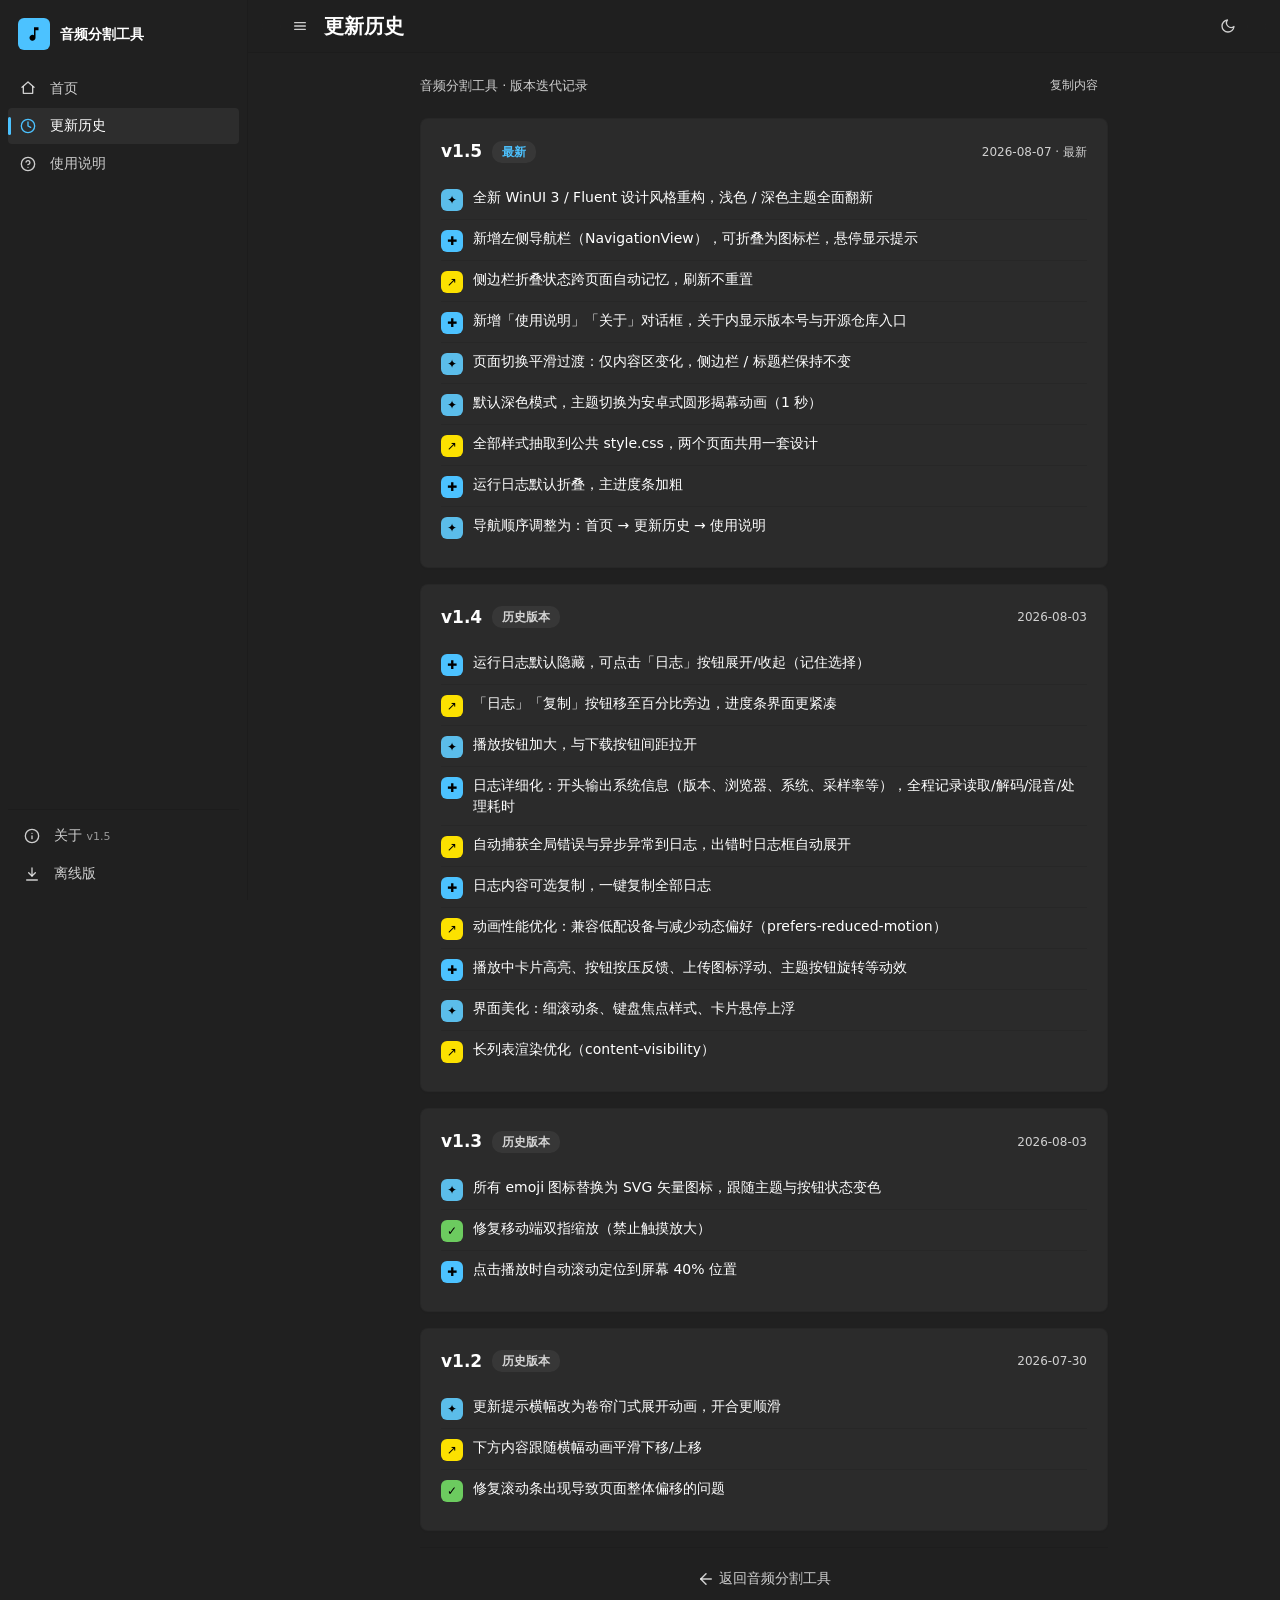
<file: update.html>
<!DOCTYPE html>
<html lang="zh-CN">
<head>
<meta charset="UTF-8">
<meta name="viewport" content="width=device-width, initial-scale=1.0, maximum-scale=1, user-scalable=no">
<title>更新历史 · 音频分割工具</title>
<link rel="icon" href="data:image/svg+xml,<svg xmlns='http://www.w3.org/2000/svg' viewBox='0 0 24 24'><path fill='%230067c0' d='M4 12a8 8 0 1 1 16 0h-1a2 2 0 0 0-2 2v3a2 2 0 0 0 2 2h1a2 2 0 0 0 2-2v-5a10 10 0 0 0-20 0v5a2 2 0 0 0 2 2h1a2 2 0 0 0 2-2v-3a2 2 0 0 0-2-2z'/></svg>">
<script>
(function(){ try { if (sessionStorage.getItem('navAnimate') === '1') { sessionStorage.removeItem('navAnimate'); document.documentElement.className += ' page-in'; } } catch(e){} })();
</script>
<link rel="stylesheet" href="style.css">
</head>
<body class="page-history">
<div class="nav-scrim" id="navScrim"></div>
<div class="nav-view">
<nav class="nav-pane" id="navPane">
  <div class="nav-app">
    <div class="app-icon"><svg viewBox="0 0 24 24" width="18" height="18" fill="currentColor" aria-hidden="true"><path d="M12 3v10.55A4 4 0 1 0 14 17V7h4V3z"/></svg></div>
    <div class="nav-title">音频分割工具</div>
  </div>
  <div class="nav-items">
    <a class="nav-item" href="index.html" data-tip="首页">
      <span class="nav-ic"><svg viewBox="0 0 24 24" fill="none" stroke="currentColor" stroke-width="2" stroke-linecap="round" stroke-linejoin="round" aria-hidden="true"><path d="M3 11l9-8 9 8"/><path d="M5 10v10h14V10"/></svg></span>
      <span class="nav-label">首页</span>
    </a>
    <button type="button" class="nav-item active" data-nav="history" data-tip="更新历史">
      <span class="nav-ic"><svg viewBox="0 0 24 24" fill="none" stroke="currentColor" stroke-width="2" stroke-linecap="round" stroke-linejoin="round" aria-hidden="true"><circle cx="12" cy="12" r="10"/><path d="M12 6v6l4 2"/></svg></span>
      <span class="nav-label">更新历史</span>
    </button>
    <button type="button" class="nav-item" data-nav="help" data-action="help" data-tip="使用说明">
      <span class="nav-ic"><svg viewBox="0 0 24 24" fill="none" stroke="currentColor" stroke-width="2" stroke-linecap="round" stroke-linejoin="round" aria-hidden="true"><circle cx="12" cy="12" r="10"/><path d="M9.09 9a3 3 0 0 1 5.83 1c0 2-3 3-3 3"/><path d="M12 17h.01"/></svg></span>
      <span class="nav-label">使用说明</span>
    </button>
  </div>
  <div class="nav-footer">
    <button type="button" class="nav-item" data-nav="about" data-action="about" data-tip="关于">
      <span class="nav-ic"><svg viewBox="0 0 24 24" fill="none" stroke="currentColor" stroke-width="2" stroke-linecap="round" stroke-linejoin="round" aria-hidden="true"><circle cx="12" cy="12" r="10"/><path d="M12 16v-4"/><path d="M12 8h.01"/></svg></span>
      <span class="nav-label">关于 <span class="nav-version" id="navAboutVer"></span></span>
    </button>
    <button type="button" class="nav-item" data-action="download" data-tip="离线版">
      <span class="nav-ic"><svg viewBox="0 0 24 24" fill="none" stroke="currentColor" stroke-width="2" stroke-linecap="round" stroke-linejoin="round" aria-hidden="true"><path d="M12 3v12"/><path d="M7 10l5 5 5-5"/><path d="M4 21h16"/></svg></span>
      <span class="nav-label">离线版</span>
    </button>
  </div>
</nav>
<div class="nav-content">
  <div class="title-bar">
    <button type="button" class="icon-btn" id="paneToggle" title="展开 / 收起导航">
      <svg viewBox="0 0 24 24" width="18" height="18" fill="none" stroke="currentColor" stroke-width="2" stroke-linecap="round" stroke-linejoin="round" aria-hidden="true"><path d="M4 7h16M4 12h16M4 17h16"/></svg>
    </button>
    <h2 class="page-title">更新历史</h2>
    <button class="icon-btn theme-btn" id="themeBtn" title="切换主题">
      <svg viewBox="0 0 24 24" width="18" height="18" fill="none" stroke="currentColor" stroke-width="2" stroke-linecap="round" stroke-linejoin="round" aria-hidden="true"><circle cx="12" cy="12" r="5"/><path d="M12 1v2M12 21v2M4.2 4.2l1.4 1.4M18.4 18.4l1.4 1.4M1 12h2M21 12h2M4.2 19.8l1.4-1.4M18.4 5.6l1.4-1.4"/></svg>
    </button>
  </div>
  <div class="container">
  <div class="subtitle-row">
  <span class="subtitle">音频分割工具 · 版本迭代记录</span>
  <button type="button" class="copy-btn" id="copyBtn" title="复制全部更新内容与时间">复制内容</button>
</div>

<div id="list"></div>

<footer class="footer">
  <a href="index.html" title="返回主页面">
    <svg viewBox="0 0 24 24" height="18" width="18" fill="none" stroke="currentColor" stroke-width="2" stroke-linecap="round" stroke-linejoin="round" aria-hidden="true"><path d="M19 12H5"/><path d="M12 19l-7-7 7-7"/></svg>
    返回音频分割工具
  </a>
</footer>
  </div>
</div>
</div>

<div class="dialog-overlay" id="helpDialog" role="dialog" aria-modal="true" aria-label="使用说明">
  <div class="dialog">
    <div class="dialog-title">使用说明</div>
    <div class="dialog-content">
      <p>纯前端音频分割工具，基于静音检测自动切割，音频文件不会上传到服务器。</p>
      <ul>
        <li>拖拽或点击上传音频，支持 MP3、WAV、OGG、FLAC、M4A</li>
        <li>调整静音参数：最小静音长度、静音阈值、保留静音</li>
        <li>点击「开始分割」，实时查看处理进度与日志</li>
        <li>在线试听每个片段，或单独下载 / 一键打包 ZIP</li>
        <li>「波形图」开关可预览片段波形；右上角切换深色 / 浅色主题</li>
        <li>空格键快速播放 / 暂停第一段，Esc 停止播放</li>
      </ul>
    </div>
    <div class="dialog-actions">
      <button class="btn btn-accent" id="helpCloseBtn">关闭</button>
    </div>
  </div>
</div>

<div class="dialog-overlay" id="aboutDialog" role="dialog" aria-modal="true" aria-label="关于">
  <div class="dialog">
    <div class="dialog-title">关于</div>
    <div class="dialog-content">
      <div class="about-app">
        <div class="about-icon"><svg viewBox="0 0 24 24" width="24" height="24" fill="currentColor" aria-hidden="true"><path d="M12 3v10.55A4 4 0 1 0 14 17V7h4V3z"/></svg></div>
        <div>
          <div class="about-name">音频分割工具</div>
          <div class="about-desc">纯前端音频分割工具，基于静音检测自动切割，音频文件不会上传到服务器。</div>
          <div class="about-version" id="aboutVer"></div>
        </div>
      </div>
      <div class="about-contact">
        <span>开源仓库</span>
        <a class="about-github" href="https://github.com/BCMOJANG/English-segmentation" target="_blank" rel="noopener" title="GitHub">
          <svg viewBox="0 0 16 16" width="20" height="20" fill="currentColor" aria-hidden="true"><path d="M8 0C3.58 0 0 3.58 0 8c0 3.54 2.29 6.53 5.47 7.59.4.07.55-.17.55-.38 0-.19-.01-.82-.01-1.49-2.01.37-2.53-.49-2.69-.94-.09-.23-.48-.94-.82-1.13-.28-.15-.68-.52-.01-.53.63-.01 1.08.58 1.23.82.72 1.21 1.87.87 2.33.66.07-.52.28-.87.51-1.07-1.78-.2-3.64-.89-3.64-3.95 0-.87.31-1.59.82-2.15-.08-.2-.36-1.02.08-2.12 0 0 .67-.21 2.2.82.64-.18 1.32-.27 2-.27.68 0 1.36.09 2 .27 1.53-1.04 2.2-.82 2.2-.82.44 1.1.16 1.92.08 2.12.51.56.82 1.27.82 2.15 0 3.07-1.87 3.75-3.65 3.95.29.25.54.73.54 1.48 0 1.07-.01 1.93-.01 2.2 0 .21.15.46.55.38A8.013 8.013 0 0016 8c0-4.42-3.58-8-8-8z"/></svg>
        </a>
      </div>
    </div>
    <div class="dialog-actions">
      <button class="btn btn-accent" id="aboutCloseBtn">关闭</button>
    </div>
  </div>
</div>

<script>
var HISTORY = [
  {
    ver: 'v1.5', date: '2026-08-07 · 最新', latest: true,
    items: [
      ['ui',  '全新 WinUI 3 / Fluent 设计风格重构，浅色 / 深色主题全面翻新'],
      ['new', '新增左侧导航栏（NavigationView），可折叠为图标栏，悬停显示提示'],
      ['opt', '侧边栏折叠状态跨页面自动记忆，刷新不重置'],
      ['new', '新增「使用说明」「关于」对话框，关于内显示版本号与开源仓库入口'],
      ['ui',  '页面切换平滑过渡：仅内容区变化，侧边栏 / 标题栏保持不变'],
      ['ui',  '默认深色模式，主题切换为安卓式圆形揭幕动画（1 秒）'],
      ['opt', '全部样式抽取到公共 style.css，两个页面共用一套设计'],
      ['new', '运行日志默认折叠，主进度条加粗'],
      ['ui',  '导航顺序调整为：首页 → 更新历史 → 使用说明']
    ]
  },
  {
    ver: 'v1.4', date: '2026-08-03', latest: false,
    items: [
      ['new', '运行日志默认隐藏，可点击「日志」按钮展开/收起（记住选择）'],
      ['opt', '「日志」「复制」按钮移至百分比旁边，进度条界面更紧凑'],
      ['ui',  '播放按钮加大，与下载按钮间距拉开'],
      ['new', '日志详细化：开头输出系统信息（版本、浏览器、系统、采样率等），全程记录读取/解码/混音/处理耗时'],
      ['opt', '自动捕获全局错误与异步异常到日志，出错时日志框自动展开'],
      ['new', '日志内容可选复制，一键复制全部日志'],
      ['opt', '动画性能优化：兼容低配设备与减少动态偏好（prefers-reduced-motion）'],
      ['new', '播放中卡片高亮、按钮按压反馈、上传图标浮动、主题按钮旋转等动效'],
      ['ui',  '界面美化：细滚动条、键盘焦点样式、卡片悬停上浮'],
      ['opt', '长列表渲染优化（content-visibility）']
    ]
  },
  {
    ver: 'v1.3', date: '2026-08-03', latest: false,
    items: [
      ['ui',  '所有 emoji 图标替换为 SVG 矢量图标，跟随主题与按钮状态变色'],
      ['fix', '修复移动端双指缩放（禁止触摸放大）'],
      ['new', '点击播放时自动滚动定位到屏幕 40% 位置']
    ]
  },
  {
    ver: 'v1.2', date: '2026-07-30', latest: false,
    items: [
      ['ui',  '更新提示横幅改为卷帘门式展开动画，开合更顺滑'],
      ['opt', '下方内容跟随横幅动画平滑下移/上移'],
      ['fix', '修复滚动条出现导致页面整体偏移的问题']
    ]
  }
];

var LABELS = { new: '新增', fix: '修复', opt: '优化', ui: '界面' };
var ICON_CLASS = { new: 't-new', fix: 't-fix', opt: 't-opt', ui: 't-ui' };
var ICONS = { new: '✚', fix: '✓', opt: '↗', ui: '✦' };

function render() {
  var list = document.getElementById('list');
  var html = '';
  for (var v = 0; v < HISTORY.length; v++) {
    var entry = HISTORY[v];
    html += '<div class="card">';
    html += '<div class="vhead">';
    html += '<span class="vver">' + entry.ver + '</span>';
    html += '<span class="tag' + (entry.latest ? '' : ' outdated') + '">' + (entry.latest ? '最新' : '历史版本') + '</span>';
    if (entry.date) html += '<span class="vdate">' + entry.date + '</span>';
    html += '</div><ul>';
    for (var i = 0; i < entry.items.length; i++) {
      var it = entry.items[i];
      html += '<li><span class="ic ' + ICON_CLASS[it[0]] + '" title="' + LABELS[it[0]] + '">' + ICONS[it[0]] + '</span><span>' + it[1] + '</span></li>';
    }
    html += '</ul></div>';
  }
  list.innerHTML = html;
}

function getTheme() {
  var s = localStorage.getItem('theme');
  if (s) return s;
  try { if (window.matchMedia('(prefers-color-scheme: dark)').matches) return 'dark'; } catch(e) {}
  return 'dark';
}
function apply(t) {
  document.documentElement.setAttribute('data-theme', t);
  var btn = document.getElementById('themeBtn');
  btn.innerHTML = t === 'dark'
    ? '<svg viewBox="0 0 24 24" width="18" height="18" fill="none" stroke="currentColor" stroke-width="2" stroke-linecap="round" stroke-linejoin="round" aria-hidden="true"><path d="M21 12.8A9 9 0 1 1 11.2 3a7 7 0 0 0 9.8 9.8z"/></svg>'
    : '<svg viewBox="0 0 24 24" width="18" height="18" fill="none" stroke="currentColor" stroke-width="2" stroke-linecap="round" stroke-linejoin="round" aria-hidden="true"><circle cx="12" cy="12" r="5"/><path d="M12 1v2M12 21v2M4.2 4.2l1.4 1.4M18.4 18.4l1.4 1.4M1 12h2M21 12h2M4.2 19.8l1.4-1.4M18.4 5.6l1.4-1.4"/></svg>';
}
document.getElementById('themeBtn').addEventListener('click', function(e) {
  var x = e.clientX, y = e.clientY;
  document.documentElement.style.setProperty('--click-x', x + 'px');
  document.documentElement.style.setProperty('--click-y', y + 'px');
  var current = document.documentElement.getAttribute('data-theme');
  var next = current === 'dark' ? 'light' : 'dark';
  localStorage.setItem('theme', next);
  var applied = false;
  function doApply() { if (!applied) { applied = true; apply(next); } }
  if (document.startViewTransition) {
    try {
      var tr = document.startViewTransition(doApply);
      if (tr && tr.finished && tr.finished.catch) tr.finished.catch(function() {});
    } catch(err) {
      doApply();
    }
  } else {
    doApply();
  }
});
apply(getTheme());
render();

window.addEventListener('unhandledrejection', function(e) {
  var r = e.reason;
  if (r && /transition/i.test(r.message || '')) {
    if (e.preventDefault) e.preventDefault();
    return;
  }
});

function buildCopyText() {
  var lines = [];
  for (var v = 0; v < HISTORY.length; v++) {
    var e = HISTORY[v];
    lines.push(e.ver + '  更新时间: ' + (e.date || ''));
    for (var i = 0; i < e.items.length; i++) lines.push('- ' + e.items[i][1]);
    lines.push('');
  }
  return lines.join('\n').trim();
}
function legacyCopy(text, done) {
  var ta = document.createElement('textarea');
  ta.value = text;
  ta.style.position = 'fixed';
  ta.style.opacity = '0';
  document.body.appendChild(ta);
  ta.select();
  var ok = false;
  try { ok = document.execCommand('copy'); } catch(e) { ok = false; }
  ta.remove();
  done(ok);
}
var copyBtn = document.getElementById('copyBtn');
copyBtn.addEventListener('click', function() {
  var text = buildCopyText();
  function done(ok) {
    copyBtn.textContent = ok ? '已复制' : '复制失败';
    copyBtn.style.color = ok ? 'var(--success)' : 'var(--danger)';
    setTimeout(function() { copyBtn.textContent = '复制内容'; copyBtn.style.color = ''; }, 1500);
  }
  if (navigator.clipboard && navigator.clipboard.writeText) {
    navigator.clipboard.writeText(text).then(function() { done(true); })
      .catch(function() { legacyCopy(text, done); });
  } else {
    legacyCopy(text, done);
  }
});

function getInlineCss() {
  var css = '';
  try {
    var sheets = document.styleSheets;
    for (var i = 0; i < sheets.length; i++) {
      try {
        var rules = sheets[i].cssRules;
        for (var j = 0; j < rules.length; j++) css += rules[j].cssText + '\n';
      } catch(e) {}
    }
  } catch(e) {}
  return css;
}
function downloadHtmlPage() {
  var html = '<!DOCTYPE html>\n' + document.documentElement.outerHTML;
  function finish(css) {
    if (css) html = html.replace(/<link rel="stylesheet" href="style\.css">/, '<style>\n' + css + '</style>');
    var blob = new Blob([html], { type: 'text/html;charset=utf-8' });
    var url = URL.createObjectURL(blob);
    var a = document.createElement('a');
    a.href = url;
    a.download = '音频分割工具-更新历史.html';
    document.body.appendChild(a);
    a.click();
    a.remove();
    setTimeout(function() { URL.revokeObjectURL(url); }, 60000);
  }
  if (window.fetch) {
    try {
      fetch('style.css', { cache: 'no-cache' })
        .then(function(r) { if (!r.ok) throw new Error(); return r.text(); })
        .then(function(css) { finish(css); })
        .catch(function() { finish(getInlineCss()); });
      return;
    } catch(e) {}
  }
  finish(getInlineCss());
}

(function() {
  var pane = document.getElementById('navPane');
  var toggleBtn = document.getElementById('paneToggle');
  var scrim = document.getElementById('navScrim');
  function isMobile() { return window.innerWidth <= 768; }
  function saveState() {
    try {
      localStorage.setItem('navCollapsed', pane.classList.contains('collapsed') ? '1' : '0');
      localStorage.setItem('navOpen', pane.classList.contains('open') ? '1' : '0');
    } catch(e) {}
  }
  function setPane(open) {
    if (isMobile()) {
      pane.classList.toggle('open', open);
      if (scrim) scrim.classList.toggle('show', open);
    } else {
      pane.classList.toggle('collapsed', !open);
    }
    saveState();
  }
  try {
    if (isMobile()) {
      if (localStorage.getItem('navOpen') === '1') { pane.classList.add('open'); if (scrim) scrim.classList.add('show'); }
    } else if (localStorage.getItem('navCollapsed') === '1') {
      pane.classList.add('collapsed');
    }
  } catch(e) {}
  toggleBtn.addEventListener('click', function() {
    setPane(isMobile() ? !pane.classList.contains('open') : pane.classList.contains('collapsed'));
  });
  if (scrim) scrim.addEventListener('click', function() { setPane(false); });
  window.addEventListener('resize', function() {
    if (!isMobile()) { pane.classList.remove('open'); if (scrim) scrim.classList.remove('show'); }
  });
  var helpDialog = document.getElementById('helpDialog');
  var aboutDialog = document.getElementById('aboutDialog');
  var navItems = document.querySelectorAll('.nav-item[data-action]');
  for (var i = 0; i < navItems.length; i++) {
    (function(n) {
      n.addEventListener('click', function() {
        var action = n.getAttribute('data-action');
        if (action === 'help') {
          if (helpDialog) helpDialog.classList.add('show');
        } else if (action === 'about') {
          if (aboutDialog) aboutDialog.classList.add('show');
        } else if (action === 'download') {
          downloadHtmlPage();
        }
      });
    })(navItems[i]);
  }
  if (document.getElementById('helpCloseBtn')) document.getElementById('helpCloseBtn').addEventListener('click', function() { helpDialog.classList.remove('show'); });
  if (helpDialog) helpDialog.addEventListener('click', function(e) { if (e.target === helpDialog) helpDialog.classList.remove('show'); });
  if (document.getElementById('aboutCloseBtn')) document.getElementById('aboutCloseBtn').addEventListener('click', function() { aboutDialog.classList.remove('show'); });
  if (aboutDialog) aboutDialog.addEventListener('click', function(e) { if (e.target === aboutDialog) aboutDialog.classList.remove('show'); });
  document.addEventListener('keydown', function(e) {
    if (e.key === 'Escape') {
      if (helpDialog && helpDialog.classList.contains('show')) helpDialog.classList.remove('show');
      else if (aboutDialog && aboutDialog.classList.contains('show')) aboutDialog.classList.remove('show');
    }
  });
  var ver = (typeof HISTORY !== 'undefined' && HISTORY.length) ? HISTORY[0].ver : '';
  if (document.getElementById('navAboutVer')) document.getElementById('navAboutVer').textContent = ver;
  if (document.getElementById('aboutVer')) document.getElementById('aboutVer').textContent = '版本 ' + ver;
  document.addEventListener('click', function(e) {
    var t = e.target;
    var a = t && t.closest ? t.closest('a[href]') : null;
    if (!a) return;
    var href = a.getAttribute('href');
    if (!href || !/\.html$/.test(href)) return;
    if (a.target === '_blank') return;
    e.preventDefault();
    try { sessionStorage.setItem('navAnimate', '1'); } catch(err) {}
    var c = document.querySelector('.container');
    if (c) { c.style.transition = 'opacity 140ms ease'; c.style.opacity = '0'; }
    setTimeout(function() { window.location.href = href; }, 140);
  });
})();
</script>
</body>
</html>
</file>
<file: style.css>
/* ============================================================
   音频分割工具 · 公共样式 (WinUI 3 / Fluent)
   index.html  <body class="page-app">
   update.html <body class="page-history">
   ============================================================ */

:root {
  --app-bg: #F3F3F3;
  --layer-default: rgba(255,255,255,0.50);
  --text-primary: rgba(0,0,0,0.8956);
  --text-secondary: rgba(0,0,0,0.6063);
  --text-tertiary: rgba(0,0,0,0.4458);
  --text-disabled: rgba(0,0,0,0.3614);
  --accent-base: #0067C0;
  --accent-hover: rgba(0,103,192,0.90);
  --accent-pressed: rgba(0,103,192,0.80);
  --accent-fill-disabled: rgba(0,0,0,0.22);
  --accent-text: #FFFFFF;
  --ctrl-fill-default: rgba(255,255,255,0.70);
  --ctrl-fill-secondary: rgba(249,249,249,0.50);
  --ctrl-fill-tertiary: rgba(249,249,249,0.30);
  --ctrl-fill-disabled: rgba(249,249,249,0.30);
  --ctrl-border: rgba(0,0,0,0.06);
  --ctrl-border-accent: rgba(0,0,0,0.16);
  --ctrl-strong-fill: rgba(0,0,0,0.45);
  --ctrl-strong-stroke: rgba(0,0,0,0.6555);
  --subtle-secondary: rgba(0,0,0,0.0373);
  --subtle-tertiary: rgba(0,0,0,0.0241);
  --card-bg-default: rgba(255,255,255,0.70);
  --card-stroke: rgba(0,0,0,0.06);
  --stroke-surface-flyout: rgba(0,0,0,0.06);
  --flyout-bg: rgba(252,252,252,0.92);
  --flyout-backdrop: blur(30px) saturate(160%) brightness(1.02);
  --nav-bg: color-mix(in srgb, var(--app-bg) 64%, transparent);
  --success: #0F7B0F;
  --success-bg: #DFF6DD;
  --caution: #9D5D00;
  --caution-bg: #FFF4CE;
  --danger: #C42B1C;
  --danger-bg: #FDE7E9;
  --shadow: 0 2px 8px rgba(0,0,0,0.08);
  --shadow-2: 0 8px 32px rgba(0,0,0,0.16);
  --radius: 8px;
  --radius-sm: 4px;
  --fast: 0.167s;
  --ease: cubic-bezier(0,0,0,1);
  --primary: var(--accent-base);
  --primary-hover: var(--accent-hover);
  --primary-light: var(--subtle-secondary);
  --text: var(--text-primary);
  --text2: var(--text-secondary);
  --border: var(--ctrl-border);
  --surface: var(--card-bg-default);
  --surface2: var(--subtle-secondary);
}
[data-theme=dark] {
  --app-bg: #202020;
  --layer-default: rgba(58,58,58,0.50);
  --text-primary: rgba(255,255,255,1);
  --text-secondary: rgba(255,255,255,0.786);
  --text-tertiary: rgba(255,255,255,0.5442);
  --text-disabled: rgba(255,255,255,0.3628);
  --accent-base: #4CC2FF;
  --accent-hover: rgba(96,205,255,0.90);
  --accent-pressed: rgba(96,205,255,0.80);
  --accent-fill-disabled: rgba(255,255,255,0.16);
  --accent-text: #000000;
  --ctrl-fill-default: rgba(255,255,255,0.0605);
  --ctrl-fill-secondary: rgba(255,255,255,0.0837);
  --ctrl-fill-tertiary: rgba(255,255,255,0.0326);
  --ctrl-fill-disabled: rgba(255,255,255,0.0419);
  --ctrl-border: rgba(255,255,255,0.0706);
  --ctrl-border-accent: rgba(255,255,255,0.0941);
  --ctrl-strong-fill: rgba(255,255,255,0.54);
  --ctrl-strong-stroke: rgba(255,255,255,0.5442);
  --subtle-secondary: rgba(255,255,255,0.0605);
  --subtle-tertiary: rgba(255,255,255,0.0419);
  --card-bg-default: rgba(255,255,255,0.0512);
  --card-stroke: rgba(0,0,0,0.10);
  --stroke-surface-flyout: rgba(0,0,0,0.20);
  --flyout-bg: rgba(44,44,44,0.86);
  --flyout-backdrop: blur(44px) saturate(190%) brightness(1.22) contrast(1.05);
  --nav-bg: color-mix(in srgb, var(--app-bg) 56%, transparent);
  --success: #6CCB5F;
  --success-bg: #393D1B;
  --caution: #FCE100;
  --caution-bg: #433519;
  --danger: #FF99A4;
  --danger-bg: #442726;
  --shadow: 0 2px 8px rgba(0,0,0,0.3);
  --shadow-2: 0 8px 32px rgba(0,0,0,0.5);
  --primary: var(--accent-base);
  --primary-hover: var(--accent-hover);
  --primary-light: var(--subtle-secondary);
  --text: var(--text-primary);
  --text2: var(--text-secondary);
  --border: var(--ctrl-border);
  --surface: var(--card-bg-default);
  --surface2: var(--subtle-secondary);
}

*, *::before, *::after { box-sizing: border-box; margin: 0; padding: 0; }
html { font-size: 16px; }
html, body { touch-action: pan-y; overscroll-behavior: none; -webkit-text-size-adjust: 100%; }
body {
  font-family: 'Segoe UI Variable', 'Segoe UI', 'Microsoft YaHei UI', system-ui, -apple-system, sans-serif;
  font-size: 14px;
  background: var(--app-bg); color: var(--text-primary); min-height: 100vh; line-height: 1.5;
  scrollbar-gutter: stable;
  transition: background var(--fast) var(--ease), color var(--fast) var(--ease);
  -webkit-user-select: none; user-select: none;
}

/* ---- NavigationView ---- */
.nav-view { display: flex; min-height: 100vh; align-items: stretch; }
.nav-pane {
  position: sticky; top: 0; height: 100vh; flex-shrink: 0;
  width: 248px; padding: 12px 8px 8px;
  display: flex; flex-direction: column; gap: 4px;
  background: var(--nav-bg);
  border-right: 1px solid var(--card-stroke);
  overflow-y: auto;
  transition: width var(--fast) var(--ease), transform var(--fast) var(--ease);
}
.nav-app { display: flex; align-items: center; gap: 10px; padding: 6px 10px 16px; }
.nav-app .app-icon {
  width: 32px; height: 32px; border-radius: 6px; flex-shrink: 0;
  background: var(--accent-base); color: var(--accent-text);
  display: flex; align-items: center; justify-content: center;
}
.nav-app .nav-title { font-size: 14px; font-weight: 600; white-space: nowrap; overflow: hidden; }
.nav-items { display: flex; flex-direction: column; gap: 2px; }
.nav-item {
  display: flex; align-items: center; gap: 12px;
  height: 36px; padding: 0 10px; border: none; border-radius: var(--radius-sm);
  background: transparent; color: var(--text-secondary);
  font-size: 14px; font-family: inherit; text-align: left; cursor: pointer;
  text-decoration: none; position: relative;
  transition: background var(--fast) var(--ease), color var(--fast) var(--ease);
}
.nav-item:hover { background: var(--subtle-secondary); color: var(--text-primary); }
.nav-item:active { background: var(--subtle-tertiary); }
.nav-item.active { background: var(--subtle-secondary); color: var(--text-primary); }
.nav-item.active::before {
  content: ''; position: absolute; left: 0; top: 9px; bottom: 9px;
  width: 3px; border-radius: 2px; background: var(--accent-base);
}
.nav-item.active .nav-ic { color: var(--accent-base); }
.nav-item .nav-ic { width: 20px; height: 20px; flex-shrink: 0; display: flex; align-items: center; justify-content: center; }
.nav-item .nav-ic svg { width: 16px; height: 16px; }
.nav-item .nav-label { white-space: nowrap; }
.nav-item .nav-version { font-size: 11px; color: var(--text-tertiary); font-weight: 400; }
.nav-footer {
  margin-top: auto; padding: 8px 4px 0; border-top: 1px solid var(--card-stroke);
  display: flex; flex-direction: column; gap: 2px;
}
.nav-pane.collapsed { width: 48px; }
.nav-pane.collapsed .nav-app { justify-content: center; padding: 6px 0 16px; }
.nav-pane.collapsed .nav-title,
.nav-pane.collapsed .nav-label { display: none; }
.nav-pane.collapsed .nav-item { justify-content: center; padding: 0; }
.nav-pane.collapsed .nav-item.active::before { left: 0; }
.nav-pane.collapsed .nav-footer { border-top: none; padding: 4px 0 0; }
@media (min-width: 769px) {
  .nav-pane { overflow: visible; }
  .nav-pane.collapsed .nav-item::after {
    content: attr(data-tip);
    position: absolute; left: calc(100% + 8px); top: 50%;
    transform: translateY(-50%) translateX(-4px);
    padding: 5px 12px; border-radius: 4px;
    background: rgba(30,30,30,0.95); color: #FFFFFF;
    font-size: 12px; white-space: nowrap;
    opacity: 0; pointer-events: none;
    transition: opacity var(--fast) var(--ease), transform var(--fast) var(--ease);
    box-shadow: 0 2px 8px rgba(0,0,0,0.2);
    z-index: 60;
  }
  .nav-pane.collapsed .nav-item:hover::after {
    opacity: 1; transform: translateY(-50%) translateX(0);
  }
}
.nav-scrim {
  position: fixed; inset: 0; z-index: 25;
  background: rgba(0,0,0,0.4);
  opacity: 0; pointer-events: none; transition: opacity 200ms ease;
}
.nav-scrim.show { opacity: 1; pointer-events: auto; }

.nav-content { flex: 1; min-width: 0; display: flex; flex-direction: column; }
.title-bar {
  position: sticky; top: 0; z-index: 6;
  display: flex; align-items: center; gap: 8px;
  padding: 10px 36px;
  background: color-mix(in srgb, var(--app-bg) 82%, transparent);
  -webkit-backdrop-filter: blur(20px); backdrop-filter: blur(20px);
  border-bottom: 1px solid var(--card-stroke);
}
.title-bar .page-title { font-size: 20px; font-weight: 600; }
.title-bar .theme-btn { margin-left: auto; }
.icon-btn {
  width: 32px; height: 32px; border: none; border-radius: var(--radius-sm);
  background: transparent; color: var(--text-secondary);
  display: flex; align-items: center; justify-content: center; cursor: pointer;
  transition: background var(--fast) var(--ease), color var(--fast) var(--ease);
}
.icon-btn:hover { background: var(--subtle-secondary); color: var(--text-primary); }
.icon-btn:active { background: var(--subtle-tertiary); }
.icon-btn svg { width: 16px; height: 16px; }

.container { width: 100%; margin: 0 auto; padding: 20px 36px 60px; flex: 1; }
.page-app .container { max-width: 920px; }
.page-history .container { max-width: 760px; }

/* ---- Cards ---- */
.card {
  background: var(--card-bg-default);
  border: 1px solid var(--card-stroke);
  border-radius: var(--radius);
  padding: 20px; margin-bottom: 16px;
  box-shadow: 0 1px 2px rgba(0,0,0,0.04);
  transition: background var(--fast) var(--ease), border-color var(--fast) var(--ease), box-shadow var(--fast) var(--ease);
  animation: fadeUp .3s var(--ease) backwards;
}
.page-history .card { -webkit-user-select: text; user-select: text; }
.page-history .card:nth-of-type(2) { animation-delay: .06s; }
.page-history .card:nth-of-type(3) { animation-delay: .12s; }
.page-history .card:nth-of-type(4) { animation-delay: .18s; }

/* ---- Upload ---- */
.upload-zone {
  border: 1.5px dashed var(--ctrl-border-accent);
  border-radius: var(--radius);
  padding: 40px 24px; text-align: center; cursor: pointer;
  background: var(--subtle-secondary);
  transition: border-color var(--fast) var(--ease), background var(--fast) var(--ease), transform var(--fast) var(--ease);
}
.upload-zone:hover, .upload-zone.dragover {
  border-color: var(--accent-base);
  background: var(--ctrl-fill-default);
}
.upload-zone .icon { font-size: 3rem; margin-bottom: 12px; color: var(--accent-base); animation: floatUp 3.2s ease-in-out infinite; }
.upload-zone .text { font-size: 15px; font-weight: 500; margin-bottom: 6px; }
.upload-zone .hint { font-size: 12px; color: var(--text-secondary); }
.upload-zone input[type=file] { display: none; }

.file-info {
  display: none; margin-top: 16px; padding: 10px 14px;
  background: var(--subtle-secondary); border-radius: var(--radius-sm);
  align-items: center; gap: 12px;
}
.file-info.show { display: flex; animation: fadeUp .3s ease-out both; }
.file-info .name { flex: 1; font-weight: 500; word-break: break-all; }
.file-info .size, .file-info .duration { font-size: 12px; color: var(--text-secondary); white-space: nowrap; }
.file-info .remove-btn { background: none; border: none; color: var(--danger); cursor: pointer; font-size: 1.2rem; padding: 4px; line-height: 1; }

/* ---- Params ---- */
.params-grid { display: grid; gap: 18px; }
.param-header { display: flex; justify-content: space-between; align-items: center; margin-bottom: 8px; }
.param-header label { font-weight: 500; font-size: 14px; }
.param-header .value {
  font-size: 12px; color: var(--text-secondary); font-variant-numeric: tabular-nums;
  background: var(--subtle-secondary); padding: 2px 10px; border-radius: 10px;
}
.param-desc { font-size: 12px; color: var(--text-secondary); margin-top: 4px; }
.param input[type=range] {
  -webkit-appearance: none; appearance: none;
  width: 100%; height: 4px; border-radius: 2px; outline: none;
  background: linear-gradient(90deg, var(--accent-base) var(--fill, 50%), var(--ctrl-strong-fill) var(--fill, 50%));
}
.param input[type=range]::-webkit-slider-thumb {
  -webkit-appearance: none;
  width: 22px; height: 22px; border-radius: 50%; margin-top: -9px;
  background: radial-gradient(circle, var(--accent-base) 0 5px, transparent 5.5px), #FFFFFF;
  border: 1px solid var(--ctrl-border-accent);
  box-shadow: 0 1px 3px rgba(0,0,0,0.08);
  cursor: pointer;
  transition: transform var(--fast) var(--ease), box-shadow var(--fast) var(--ease);
}
[data-theme=dark] .param input[type=range]::-webkit-slider-thumb { background: radial-gradient(circle, var(--accent-base) 0 5px, transparent 5.5px), #454545; }
.param input[type=range]::-webkit-slider-thumb:hover { transform: scale(1.06); box-shadow: 0 2px 6px rgba(0,0,0,0.15); }
.param input[type=range]::-webkit-slider-thumb:active { transform: scale(0.95); }
.param input[type=range]::-moz-range-thumb {
  width: 22px; height: 22px; border-radius: 50%;
  background: radial-gradient(circle, var(--accent-base) 0 5px, transparent 5.5px), #FFFFFF;
  border: 1px solid var(--ctrl-border-accent);
  box-shadow: 0 1px 3px rgba(0,0,0,0.08); cursor: pointer;
}
[data-theme=dark] .param input[type=range]::-moz-range-thumb { background: radial-gradient(circle, var(--accent-base) 0 5px, transparent 5.5px), #454545; }
.param input[type=range]::-moz-range-track { height: 4px; border-radius: 2px; background: transparent; }

/* ---- Buttons ---- */
.controls { display: flex; gap: 8px; flex-wrap: wrap; }
.btn {
  display: inline-flex; align-items: center; justify-content: center; gap: 8px;
  min-height: 32px; padding: 5px 12px 6px; border-radius: var(--radius-sm);
  border: 1px solid var(--ctrl-border); border-bottom-color: var(--ctrl-border-accent);
  background: var(--ctrl-fill-default); color: var(--text-primary);
  font-size: 14px; font-family: inherit; cursor: pointer;
  transition: background var(--fast) var(--ease), color var(--fast) var(--ease), border-color var(--fast) var(--ease), box-shadow var(--fast) var(--ease);
}
.btn:hover:not(:disabled) { background: var(--ctrl-fill-secondary); }
.btn:active:not(:disabled) { background: var(--ctrl-fill-tertiary); }
.btn:disabled { background: var(--ctrl-fill-disabled); color: var(--text-disabled); cursor: not-allowed; }
.btn-accent,
.btn-primary,
.btn-success {
  background: var(--accent-base);
  border-color: rgba(255,255,255,0.08); border-bottom-color: rgba(0,0,0,0.40);
  color: var(--accent-text);
}
[data-theme=dark] .btn-accent,
[data-theme=dark] .btn-primary,
[data-theme=dark] .btn-success {
  border-color: rgba(0,0,0,0.1373); border-bottom-color: rgba(255,255,255,0.0784);
}
.btn-accent:hover:not(:disabled),
.btn-primary:hover:not(:disabled),
.btn-success:hover:not(:disabled) { background: var(--accent-hover); }
.btn-accent:active:not(:disabled),
.btn-primary:active:not(:disabled),
.btn-success:active:not(:disabled) { background: var(--accent-pressed); }
.btn-danger { background: transparent; border-color: transparent; color: var(--danger); }
.btn-danger:hover:not(:disabled) { background: var(--danger-bg); }
.btn-danger:active:not(:disabled) { background: var(--subtle-tertiary); }
.btn-outline { background: transparent; color: var(--text-primary); border-color: var(--ctrl-border); }
.btn-outline:hover:not(:disabled) { background: var(--subtle-secondary); }

/* ---- Progress ---- */
.progress-section { display: none; }
.progress-section.show { display: block; animation: fadeUp .35s ease-out both; }
.card.progress-section { padding: 16px 20px; }
.progress-top { display: flex; align-items: center; justify-content: space-between; margin-bottom: 10px; gap: 8px; flex-wrap: wrap; }
.progress-top .pct { font-size: 12px; color: var(--text-secondary); font-variant-numeric: tabular-nums; }
.progress-bar-wrap {
  width: 100%; height: 6px; background: var(--ctrl-strong-stroke); border-radius: 3px;
  overflow: hidden; margin-bottom: 10px;
}
.progress-bar-fill {
  height: 100%; width: 0%; background: var(--accent-base); border-radius: 3px;
  transition: width 167ms cubic-bezier(0.4,0,0.6,1);
}
.progress-bar-fill.active {
  background-image: linear-gradient(90deg, var(--accent-base) 40%, var(--accent-hover) 50%, var(--accent-base) 60%);
  background-size: 200% 100%;
  animation: shimmer 1.5s linear infinite;
}
.status-text { font-size: 13px; color: var(--text-secondary); margin-bottom: 6px; }
.status-text.pulse { animation: pulse 1.5s ease-in-out infinite; }
.log-toggle, .log-copy {
  background: none; border: none; border-radius: var(--radius-sm);
  color: var(--text-secondary); font-size: 12px; padding: 4px 10px; cursor: pointer;
  transition: background var(--fast) var(--ease), color var(--fast) var(--ease);
  font-family: inherit; line-height: 1.5;
}
.log-toggle:hover, .log-copy:hover { background: var(--subtle-secondary); color: var(--text-primary); }
.log-toggle.on { color: var(--accent-base); background: var(--subtle-secondary); }
.log-box {
  background: var(--flyout-bg);
  -webkit-backdrop-filter: var(--flyout-backdrop); backdrop-filter: var(--flyout-backdrop);
  border: 1px solid var(--stroke-surface-flyout);
  border-radius: var(--radius); box-shadow: var(--shadow-2);
  padding: 8px 14px; max-height: 180px; overflow-y: auto;
  font-size: 12px; font-family: "Cascadia Code", "SF Mono", Monaco, monospace;
  line-height: 1.55; color: var(--text-secondary); display: none;
  -webkit-user-select: text; user-select: text;
}
.log-box.show { display: block; animation: logIn .3s cubic-bezier(0,0,0,1) both; }
.log-box .log-entry { animation: fadeIn .3s ease-out forwards; }
.log-box .log-warn { color: var(--caution); }
.log-box .log-error { color: var(--danger); }
.log-box .log-success { color: var(--success); }

/* ---- Results ---- */
.results-section { display: none; }
.results-section.show { display: block; animation: fadeUp .35s ease-out both; }
.results-header { display: flex; justify-content: space-between; align-items: center; margin-bottom: 16px; flex-wrap: wrap; gap: 12px; }
.results-header h2 { font-size: 18px; font-weight: 600; }
.results-summary { font-size: 13px; color: var(--text-secondary); margin-top: 2px; }
.result-card {
  display: flex; gap: 8px 16px; padding: 10px 14px; margin-bottom: 8px; align-items: center; flex-wrap: wrap;
  background: var(--subtle-secondary); border: 1px solid transparent; border-radius: var(--radius-sm);
  transition: background var(--fast) var(--ease), border-color var(--fast) var(--ease), box-shadow var(--fast) var(--ease);
  animation: fadeUp .35s var(--ease) backwards;
  content-visibility: auto; contain-intrinsic-size: auto 72px;
}
.result-card:hover { background: var(--subtle-tertiary); }
.result-card.playing-card { border-color: var(--accent-base); box-shadow: 0 0 0 1px var(--accent-base) inset, 0 2px 8px rgba(0,0,0,0.08); }
.result-card .index {
  width: 28px; height: 28px; border-radius: 50%; flex-shrink: 0;
  background: var(--accent-base); color: var(--accent-text);
  display: flex; align-items: center; justify-content: center; font-weight: 600; font-size: 13px;
}
.result-card .info { flex: 1; min-width: 0; -webkit-user-select: text; user-select: text; }
.result-card .info .name { font-weight: 500; font-size: 14px; word-break: break-all; }
.result-card .info .duration { font-size: 12px; color: var(--text-secondary); margin-top: 2px; }
.result-card .actions { display: flex; gap: 4px; flex-shrink: 0; align-items: center; }
.result-card .actions button {
  width: 32px; height: 32px; border: none; border-radius: var(--radius-sm);
  background: transparent; color: var(--text-secondary);
  display: flex; align-items: center; justify-content: center; cursor: pointer;
  transition: background var(--fast) var(--ease), color var(--fast) var(--ease), transform var(--fast) var(--ease);
}
.result-card .actions button:hover { background: var(--ctrl-fill-default); color: var(--text-primary); }
.result-card .actions button:active { transform: scale(.92); }
.result-card .actions button.play-btn {
  width: 40px; height: 40px; border-radius: 50%; margin-right: 8px;
  background: var(--ctrl-fill-default); border: 1px solid var(--ctrl-border); color: var(--text-primary);
}
.result-card .actions button.play-btn svg { width: 20px; height: 20px; }
.result-card .actions button.play-btn.playing { background: var(--danger-bg); color: var(--danger); border-color: transparent; }
.result-card .actions button:disabled { opacity: .3; cursor: default; }
.result-card .waveform-wrap { width: 120px; height: 36px; flex-shrink: 0; }
.result-card .waveform-wrap canvas { width: 100%; height: 100%; border-radius: 4px; display: block; }

.prog-row { display: flex; align-items: center; gap: 8px; width: 100%; order: 10; margin-top: 2px; }
.prog-bar {
  flex: 1; height: 4px; background: var(--ctrl-strong-fill); border-radius: 2px;
  position: relative; min-width: 60px; cursor: pointer;
  transition: height var(--fast) var(--ease), background var(--fast) var(--ease);
}
.prog-bar:hover { height: 6px; }
.prog-bar .prog-fill { height: 100%; background: var(--accent-base); border-radius: 2px; width: 0%; pointer-events: none; transition: width .08s ease-out; }
.prog-time { font-size: 11px; color: var(--text-secondary); font-variant-numeric: tabular-nums; min-width: 30px; }
.prog-cur { text-align: right; }
.prog-total { text-align: left; }
.download-all-wrap { margin-top: 16px; text-align: center; animation: fadeUp .4s ease-out .5s both; }

/* ---- Footer ---- */
.footer { display: flex; justify-content: center; gap: 18px; padding: 20px 0 8px; border-top: 1px solid var(--card-stroke); margin-top: 12px; }
.footer a, .footer button { color: var(--text-secondary); transition: color var(--fast) var(--ease); display: flex; align-items: center; gap: 4px; text-decoration: none; }
.footer a:hover, .footer button:hover { color: var(--text-primary); }
.footer button { background: none; border: none; cursor: pointer; font-size: 13px; font-family: inherit; padding: 0; }

/* ---- Layout ---- */
.main-row { display: flex; flex-direction: column; gap: 16px; }
@media (min-width: 768px) {
  .main-row { flex-direction: row; align-items: flex-start; }
  .main-row > .col-left, .main-row > .col-right { flex: 1; min-width: 0; }
}
.main-row + .progress-section { margin-top: 0; }
.hidden { display: none !important; }

/* ---- CheckBox ---- */
label.wave-toggle { display: inline-flex; align-items: center; gap: 8px; font-size: 13px; color: var(--text-secondary); cursor: pointer; user-select: none; }
.wave-toggle input[type=checkbox] {
  -webkit-appearance: none; appearance: none;
  width: 20px; height: 20px; border-radius: 4px; margin: 0; cursor: pointer;
  border: 1px solid var(--ctrl-strong-stroke); background: var(--ctrl-fill-default);
  position: relative; flex-shrink: 0;
  transition: background var(--fast) var(--ease), border-color var(--fast) var(--ease);
}
.wave-toggle input[type=checkbox]:hover { background: var(--ctrl-fill-secondary); }
.wave-toggle input[type=checkbox]:checked { background: var(--accent-base); border-color: var(--accent-base); }
.wave-toggle input[type=checkbox]:checked::after {
  content: ''; position: absolute; left: 6px; top: 2.5px; width: 6px; height: 11px;
  border: solid var(--accent-text); border-width: 0 2px 2px 0; transform: rotate(45deg);
}

/* ---- Dialog (ContentDialog) ---- */
.dialog-overlay {
  position: fixed; inset: 0; z-index: 50;
  background: rgba(0,0,0,0.4);
  display: flex; align-items: center; justify-content: center;
  padding: 16px;
  opacity: 0; pointer-events: none;
  transition: opacity 200ms ease;
}
.dialog-overlay.show { opacity: 1; pointer-events: auto; }
.dialog {
  width: min(560px, 100%);
  background: var(--flyout-bg);
  -webkit-backdrop-filter: var(--flyout-backdrop); backdrop-filter: var(--flyout-backdrop);
  border: 1px solid var(--stroke-surface-flyout);
  border-radius: var(--radius);
  box-shadow: 0 24px 48px rgba(0,0,0,0.35);
  transform: translateY(12px) scale(0.98); opacity: 0;
  transition: transform 200ms var(--ease), opacity 200ms ease;
}
.dialog-overlay.show .dialog { transform: none; opacity: 1; }
.dialog-title { font-size: 20px; font-weight: 600; padding: 24px 24px 0; }
.dialog-content { padding: 16px 24px 24px; color: var(--text-secondary); font-size: 14px; line-height: 1.7; -webkit-user-select: text; user-select: text; }
.dialog-content p { margin-bottom: 8px; }
.dialog-content ul { list-style: none; margin-top: 4px; }
.dialog-content li { display: flex; gap: 10px; padding: 4px 0; }
.dialog-content li::before { content: ''; width: 6px; height: 6px; border-radius: 50%; background: var(--accent-base); margin-top: 9px; flex-shrink: 0; }
.dialog-actions { display: flex; justify-content: flex-end; gap: 8px; padding: 0 24px 24px; }

/* ---- About ---- */
.about-app { display: flex; gap: 12px; align-items: flex-start; }
.about-app .about-icon {
  width: 48px; height: 48px; border-radius: 10px; flex-shrink: 0;
  background: var(--accent-base); color: var(--accent-text);
  display: flex; align-items: center; justify-content: center;
}
.about-app .about-name { font-size: 16px; font-weight: 600; color: var(--text-primary); }
.about-app .about-desc { font-size: 13px; margin-top: 4px; }
.about-app .about-version { font-size: 12px; color: var(--text-tertiary); margin-top: 4px; }
.about-contact {
  display: flex; align-items: center; flex-wrap: wrap; gap: 6px;
  margin-top: 16px; padding-top: 12px; border-top: 1px solid var(--card-stroke);
}
.about-contact a.about-github {
  width: 32px; height: 32px; border-radius: var(--radius-sm);
  display: flex; align-items: center; justify-content: center;
  color: var(--text-secondary); text-decoration: none;
  transition: background var(--fast) var(--ease), color var(--fast) var(--ease);
}
.about-contact a.about-github:hover { background: var(--subtle-secondary); color: var(--text-primary); }

/* ---- Update banner (InfoBar) ---- */
.update-banner {
  display: grid; grid-template-rows: 0fr; overflow: hidden; opacity: 0;
  margin-bottom: 0; border: 1px solid var(--accent-base); border-width: 0;
  background: var(--ctrl-fill-default); border-radius: var(--radius-sm);
  font-size: 13px;
  transition: grid-template-rows .5s ease-out, opacity .45s ease-out, margin-bottom .5s ease-out, border-width .45s ease-out;
}
.update-banner-inner {
  min-height: 0; overflow: hidden; display: flex; align-items: center;
  justify-content: space-between; flex-wrap: wrap; gap: 12px; padding: 0 14px;
}
.update-banner.show {
  grid-template-rows: 1fr; opacity: 1; margin-bottom: 16px; border-width: 1px;
}
.update-banner.show .update-banner-inner {
  padding: 10px 14px; animation: curtainDown .45s ease-out both;
}
.update-banner .update-info { flex: 1; }
.update-banner .update-info strong { color: var(--accent-base); font-weight: 600; }
.update-banner .update-info .update-date { color: var(--text-secondary); font-size: 12px; margin-top: 2px; }
.update-banner .update-link { color: var(--accent-base); text-decoration: none; font-weight: 500; white-space: nowrap; background: none; border: none; cursor: pointer; font-size: 13px; font-family: inherit; padding: 0; }
.update-banner .update-link:hover { text-decoration: underline; }
.update-banner .close-btn {
  background: none; border: none; color: var(--text-secondary); cursor: pointer;
  font-size: 1.2rem; line-height: 1; padding: 2px 6px; border-radius: 4px;
  transition: background var(--fast) var(--ease), color var(--fast) var(--ease);
}
.update-banner .close-btn:hover { background: var(--subtle-secondary); color: var(--text-primary); }

/* ---- Update history page ---- */
.page-history .subtitle-row { display: flex; align-items: center; justify-content: space-between; margin-bottom: 20px; }
.page-history .subtitle { font-size: 13px; color: var(--text-secondary); }
.page-history .copy-btn {
  border: none; background: transparent; color: var(--text-secondary);
  font-size: 12px; padding: 4px 10px; border-radius: var(--radius-sm); cursor: pointer; font-family: inherit;
  transition: background var(--fast) var(--ease), color var(--fast) var(--ease);
}
.page-history .copy-btn:hover { background: var(--subtle-secondary); color: var(--text-primary); }
.page-history .vhead { display: flex; align-items: center; gap: 10px; margin-bottom: 14px; flex-wrap: wrap; }
.page-history .vver { font-size: 17px; font-weight: 600; }
.page-history .tag {
  font-size: 12px; font-weight: 600; padding: 2px 10px; border-radius: 10px;
  color: var(--accent-base); background: var(--subtle-secondary);
}
.page-history .tag.outdated { color: var(--text-secondary); background: var(--subtle-secondary); }
.page-history .vdate { margin-left: auto; font-size: 12px; color: var(--text-secondary); }
.page-history ul { list-style: none; }
.page-history li {
  display: flex; gap: 10px; align-items: flex-start;
  padding: 8px 0; border-bottom: 1px solid var(--card-stroke); font-size: 14px;
}
.page-history li:last-child { border-bottom: none; }
.page-history li .ic {
  flex-shrink: 0; width: 22px; height: 22px; border-radius: 6px;
  display: flex; align-items: center; justify-content: center; font-size: 12px; margin-top: 2px;
  color: var(--accent-text);
}
.page-history .ic.t-new { background: var(--accent-base); }
.page-history .ic.t-fix { background: var(--success); }
.page-history .ic.t-opt { background: var(--caution); }
.page-history .ic.t-ui { background: var(--accent-hover); }

@keyframes fadeIn { from { opacity: 0; } to { opacity: 1; } }
@keyframes fadeUp { from { opacity: 0; transform: translateY(8px); } to { opacity: 1; transform: translateY(0); } }
@keyframes floatUp { 0%, 100% { transform: translateY(0); } 50% { transform: translateY(-6px); } }
@keyframes shimmer { 0% { background-position: -200% 0; } 100% { background-position: 200% 0; } }
@keyframes pulse { 50% { opacity: .6; } }
@keyframes curtainDown {
  from { clip-path: inset(0 0 100% 0); opacity: 0; transform: translateY(-8px); }
  to   { clip-path: inset(0);          opacity: 1; transform: translateY(0);    }
}
@keyframes logIn {
  from { opacity: 0; transform: translateY(-8px); clip-path: inset(0 0 100% 0); }
  to   { opacity: 1; transform: translateY(0);    clip-path: inset(0);          }
}

::view-transition-old(root) { animation: none; z-index: 1; }
::view-transition-new(root) { animation: circle-in 1s cubic-bezier(.2,.8,.2,1) both; z-index: 2; }
html.page-in .container { animation: contentIn 220ms cubic-bezier(0,0,0,1) backwards; }
@keyframes circle-in {
  from { clip-path: circle(0% at var(--click-x, 50%) var(--click-y, 50%)); }
  to   { clip-path: circle(150% at var(--click-x, 50%) var(--click-y, 50%)); }
}
@keyframes contentIn {
  from { opacity: 0; transform: translateY(4px); }
  to   { opacity: 1; transform: none; }
}

:focus-visible { outline: 2px solid var(--text-primary); outline-offset: 2px; }
::-webkit-scrollbar { width: 10px; height: 10px; }
::-webkit-scrollbar-track { background: transparent; }
::-webkit-scrollbar-thumb { background: var(--ctrl-strong-fill); border-radius: 8px; border: 3px solid var(--app-bg); }
::-webkit-scrollbar-thumb:hover { background: var(--ctrl-strong-stroke); }
* { scrollbar-width: thin; scrollbar-color: var(--ctrl-strong-fill) transparent; }

@media (prefers-reduced-motion: reduce) {
  *, *::before, *::after {
    animation-duration: .01ms !important;
    animation-iteration-count: 1 !important;
    transition-duration: .01ms !important;
    scroll-behavior: auto !important;
  }
}

@media (max-width: 768px) {
  .nav-view { display: block; }
  .nav-pane {
    position: fixed; inset: 0 auto 0 0; z-index: 30; height: 100vh;
    width: 248px; transform: translateX(-100%);
    background: var(--flyout-bg);
    -webkit-backdrop-filter: var(--flyout-backdrop); backdrop-filter: var(--flyout-backdrop);
    box-shadow: 8px 0 24px rgba(0,0,0,0.2);
    transition: transform var(--fast) var(--ease);
  }
  .nav-pane.open { transform: translateX(0); }
  .nav-pane.collapsed { width: 248px; }
  .nav-pane.collapsed .nav-app { justify-content: flex-start; padding: 6px 10px 16px; }
  .nav-pane.collapsed .nav-title, .nav-pane.collapsed .nav-label { display: block; }
  .nav-pane.collapsed .nav-footer { display: flex; }
  .nav-pane.collapsed .nav-item { justify-content: flex-start; padding: 0 10px; }
  .nav-content { min-width: 0; }
  .title-bar { padding: 8px 16px; }
  .container { padding: 16px 16px 48px; }
  .result-card { flex-wrap: wrap; }
  .result-card .waveform-wrap { width: 100%; height: 40px; order: -1; }
  .result-card .actions { width: 100%; justify-content: flex-end; }
  .upload-zone { padding: 32px 16px; }
}
</file>
